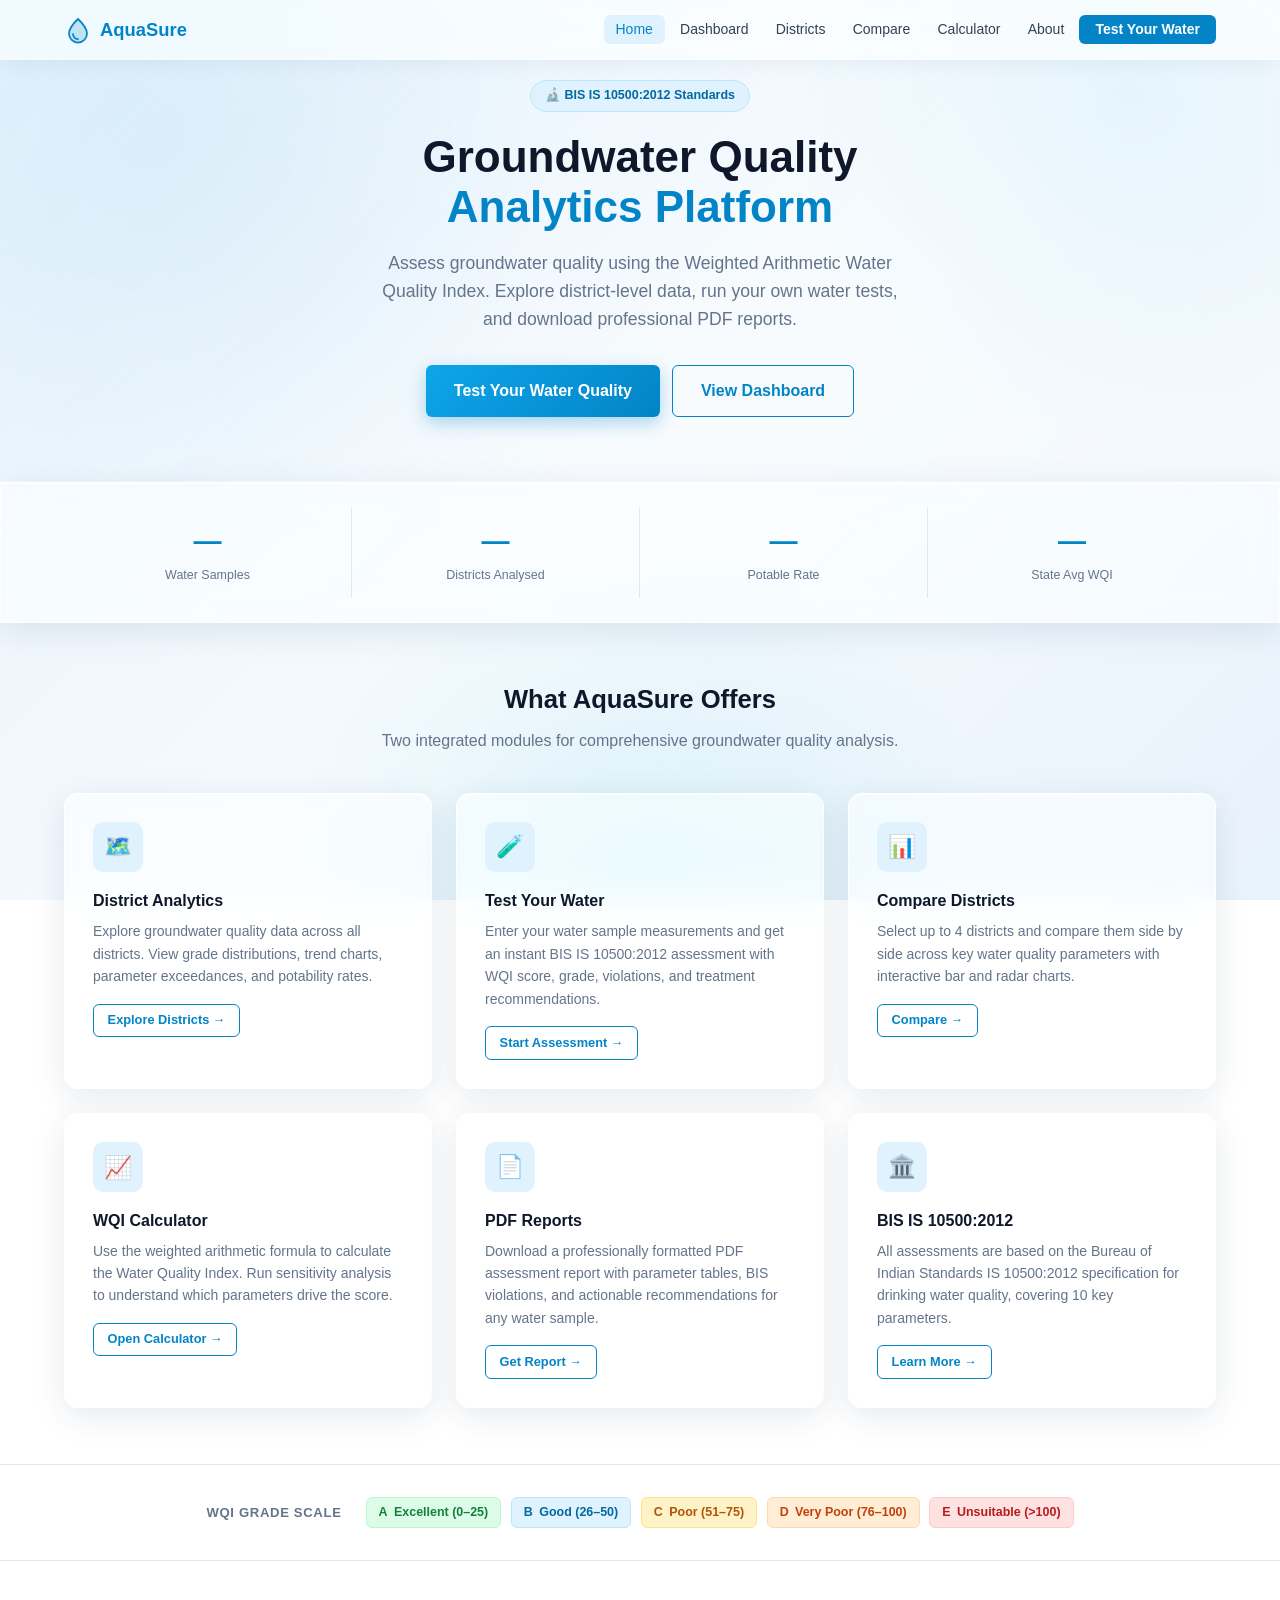
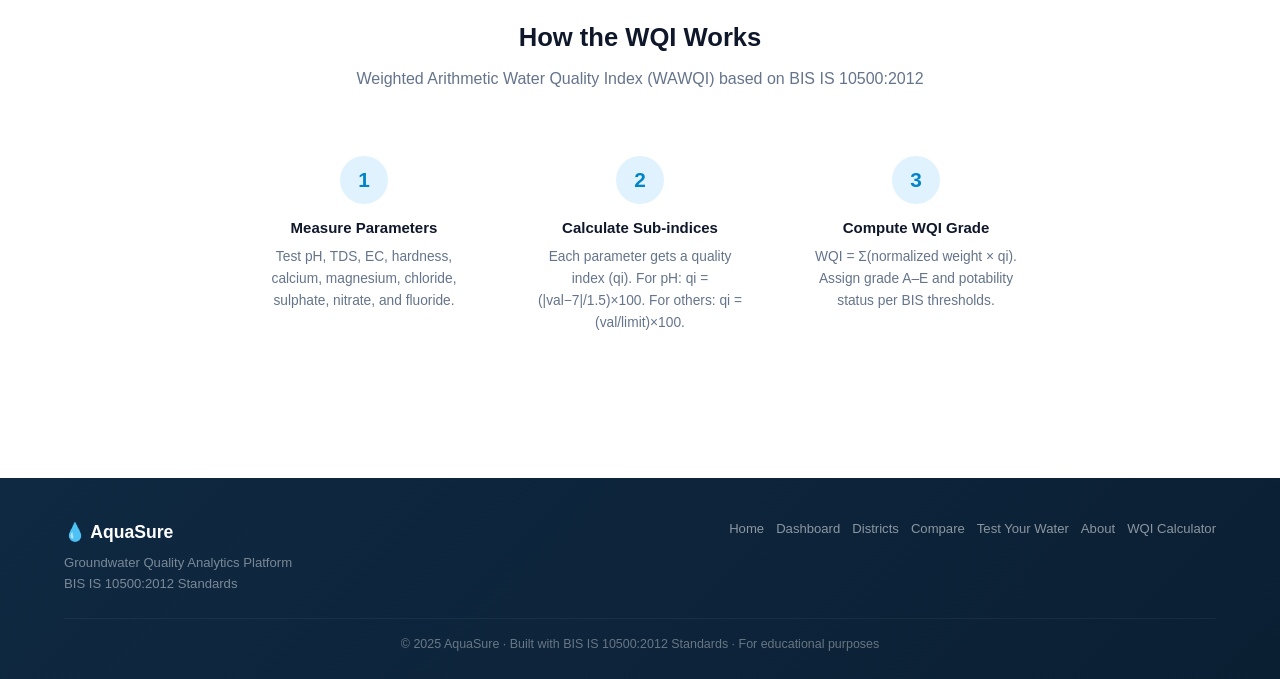
<file: frontend/index.html>
<!DOCTYPE html>
<html lang="en">
<head>
  <meta charset="UTF-8" />
  <meta name="viewport" content="width=device-width, initial-scale=1.0" />
  <title>AquaSure — Groundwater Quality Analytics</title>
  <link rel="icon" href="data:image/svg+xml,<svg xmlns='http://www.w3.org/2000/svg' viewBox='0 0 100 100'><text y='.9em' font-size='90'>%F0%9F%92%A7</text></svg>">
  <link rel="stylesheet" href="css/style.css" />
  <link rel="stylesheet" href="css/glass.css" />
</head>
<body>

<!-- Navbar -->
<nav class="navbar">
  <div class="container nav-inner">
    <a href="index.html" class="logo">
      <svg viewBox="0 0 28 28" fill="none" xmlns="http://www.w3.org/2000/svg">
        <path d="M14 3C14 3 5 11.5 5 17.5a9 9 0 0018 0C23 11.5 14 3 14 3z" fill="#0284c7" opacity=".2"/>
        <path d="M14 3C14 3 5 11.5 5 17.5a9 9 0 0018 0C23 11.5 14 3 14 3z" stroke="#0284c7" stroke-width="1.75" fill="none"/>
        <path d="M9 18c0 2.76 2.24 5 5 5" stroke="#0284c7" stroke-width="1.75" stroke-linecap="round"/>
      </svg>
      AquaSure
    </a>
    <ul class="nav-links" id="navLinks">
      <li><a href="index.html" class="active">Home</a></li>
      <li><a href="dashboard.html">Dashboard</a></li>
      <li><a href="districts.html">Districts</a></li>
      <li><a href="compare.html">Compare</a></li>
      <li><a href="calculator.html">Calculator</a></li>
      <li><a href="about.html">About</a></li>
      <li><a href="test-water.html" class="nav-cta">Test Your Water</a></li>
    </ul>
    <button class="nav-toggle" id="navToggle" aria-label="Toggle navigation">&#9776;</button>
  </div>
</nav>

<!-- Hero -->
<section class="hero">
  <div class="container">
    <div class="hero-badge">🔬 BIS IS 10500:2012 Standards</div>
    <h1>Groundwater Quality<br/><span>Analytics Platform</span></h1>
    <p>Assess groundwater quality using the Weighted Arithmetic Water Quality Index. Explore district-level data, run your own water tests, and download professional PDF reports.</p>
    <div class="hero-actions">
      <a href="test-water.html" class="btn btn-primary btn-lg">Test Your Water Quality</a>
      <a href="dashboard.html" class="btn btn-outline btn-lg">View Dashboard</a>
    </div>
  </div>
</section>

<!-- Stat strip -->
<div class="stat-strip" id="statStrip">
  <div class="container">
    <div class="stat-strip-grid">
      <div class="stat-strip-item">
        <div class="stat-strip-num" id="statSamples">—</div>
        <div class="stat-strip-lbl">Water Samples</div>
      </div>
      <div class="stat-strip-item">
        <div class="stat-strip-num" id="statDistricts">—</div>
        <div class="stat-strip-lbl">Districts Analysed</div>
      </div>
      <div class="stat-strip-item">
        <div class="stat-strip-num" id="statPotable">—</div>
        <div class="stat-strip-lbl">Potable Rate</div>
      </div>
      <div class="stat-strip-item">
        <div class="stat-strip-num" id="statAvgWQI">—</div>
        <div class="stat-strip-lbl">State Avg WQI</div>
      </div>
    </div>
  </div>
</div>

<!-- Features -->
<section class="section">
  <div class="container">
    <div style="text-align:center;margin-bottom:2.5rem">
      <h2 class="section-title">What AquaSure Offers</h2>
      <p class="section-sub">Two integrated modules for comprehensive groundwater quality analysis.</p>
    </div>
    <div class="feature-grid">
      <div class="feature-card">
        <div class="feature-icon">🗺️</div>
        <h3>District Analytics</h3>
        <p>Explore groundwater quality data across all districts. View grade distributions, trend charts, parameter exceedances, and potability rates.</p>
        <a href="districts.html" class="btn btn-outline btn-sm" style="margin-top:1rem">Explore Districts →</a>
      </div>
      <div class="feature-card">
        <div class="feature-icon">🧪</div>
        <h3>Test Your Water</h3>
        <p>Enter your water sample measurements and get an instant BIS IS 10500:2012 assessment with WQI score, grade, violations, and treatment recommendations.</p>
        <a href="test-water.html" class="btn btn-outline btn-sm" style="margin-top:1rem">Start Assessment →</a>
      </div>
      <div class="feature-card">
        <div class="feature-icon">📊</div>
        <h3>Compare Districts</h3>
        <p>Select up to 4 districts and compare them side by side across key water quality parameters with interactive bar and radar charts.</p>
        <a href="compare.html" class="btn btn-outline btn-sm" style="margin-top:1rem">Compare →</a>
      </div>
      <div class="feature-card">
        <div class="feature-icon">📈</div>
        <h3>WQI Calculator</h3>
        <p>Use the weighted arithmetic formula to calculate the Water Quality Index. Run sensitivity analysis to understand which parameters drive the score.</p>
        <a href="calculator.html" class="btn btn-outline btn-sm" style="margin-top:1rem">Open Calculator →</a>
      </div>
      <div class="feature-card">
        <div class="feature-icon">📄</div>
        <h3>PDF Reports</h3>
        <p>Download a professionally formatted PDF assessment report with parameter tables, BIS violations, and actionable recommendations for any water sample.</p>
        <a href="test-water.html" class="btn btn-outline btn-sm" style="margin-top:1rem">Get Report →</a>
      </div>
      <div class="feature-card">
        <div class="feature-icon">🏛️</div>
        <h3>BIS IS 10500:2012</h3>
        <p>All assessments are based on the Bureau of Indian Standards IS 10500:2012 specification for drinking water quality, covering 10 key parameters.</p>
        <a href="about.html" class="btn btn-outline btn-sm" style="margin-top:1rem">Learn More →</a>
      </div>
    </div>
  </div>
</section>

<!-- Grade Legend -->
<section class="section-sm" style="background:var(--surface);border-top:1px solid var(--border);border-bottom:1px solid var(--border)">
  <div class="container">
    <div style="display:flex;align-items:center;flex-wrap:wrap;gap:1.5rem;justify-content:center">
      <span style="font-size:.82rem;font-weight:600;color:var(--text-muted);text-transform:uppercase;letter-spacing:.05em">WQI Grade Scale</span>
      <div class="grade-legend">
        <div class="grade-pill" style="background:#dcfce7;color:#15803d;border-color:#bbf7d0"><span style="font-weight:800">A</span> Excellent (0–25)</div>
        <div class="grade-pill" style="background:#e0f2fe;color:#0369a1;border-color:#bae6fd"><span style="font-weight:800">B</span> Good (26–50)</div>
        <div class="grade-pill" style="background:#fef3c7;color:#b45309;border-color:#fde68a"><span style="font-weight:800">C</span> Poor (51–75)</div>
        <div class="grade-pill" style="background:#ffedd5;color:#c2410c;border-color:#fed7aa"><span style="font-weight:800">D</span> Very Poor (76–100)</div>
        <div class="grade-pill" style="background:#fee2e2;color:#b91c1c;border-color:#fecaca"><span style="font-weight:800">E</span> Unsuitable (&gt;100)</div>
      </div>
    </div>
  </div>
</section>

<!-- How it works -->
<section class="section">
  <div class="container container-sm">
    <div style="text-align:center;margin-bottom:2.5rem">
      <h2 class="section-title">How the WQI Works</h2>
      <p class="section-sub">Weighted Arithmetic Water Quality Index (WAWQI) based on BIS IS 10500:2012</p>
    </div>
    <div class="grid-3" style="gap:1rem">
      <div style="text-align:center;padding:1.5rem">
        <div style="width:48px;height:48px;background:var(--primary-light);color:var(--primary);border-radius:50%;display:flex;align-items:center;justify-content:center;font-size:1.3rem;font-weight:800;margin:0 auto .75rem">1</div>
        <h4 style="font-weight:600;margin-bottom:.35rem">Measure Parameters</h4>
        <p style="font-size:.86rem;color:var(--text-muted)">Test pH, TDS, EC, hardness, calcium, magnesium, chloride, sulphate, nitrate, and fluoride.</p>
      </div>
      <div style="text-align:center;padding:1.5rem">
        <div style="width:48px;height:48px;background:var(--primary-light);color:var(--primary);border-radius:50%;display:flex;align-items:center;justify-content:center;font-size:1.3rem;font-weight:800;margin:0 auto .75rem">2</div>
        <h4 style="font-weight:600;margin-bottom:.35rem">Calculate Sub-indices</h4>
        <p style="font-size:.86rem;color:var(--text-muted)">Each parameter gets a quality index (qi). For pH: qi = (|val−7|/1.5)×100. For others: qi = (val/limit)×100.</p>
      </div>
      <div style="text-align:center;padding:1.5rem">
        <div style="width:48px;height:48px;background:var(--primary-light);color:var(--primary);border-radius:50%;display:flex;align-items:center;justify-content:center;font-size:1.3rem;font-weight:800;margin:0 auto .75rem">3</div>
        <h4 style="font-weight:600;margin-bottom:.35rem">Compute WQI Grade</h4>
        <p style="font-size:.86rem;color:var(--text-muted)">WQI = Σ(normalized weight × qi). Assign grade A–E and potability status per BIS thresholds.</p>
      </div>
    </div>
  </div>
</section>

<!-- Footer -->
<footer>
  <div class="container">
    <div class="footer-inner">
      <div>
        <div class="footer-logo">💧 AquaSure</div>
        <div class="footer-tagline">Groundwater Quality Analytics Platform<br/>BIS IS 10500:2012 Standards</div>
      </div>
      <nav class="footer-links">
        <a href="index.html">Home</a>
        <a href="dashboard.html">Dashboard</a>
        <a href="districts.html">Districts</a>
        <a href="compare.html">Compare</a>
        <a href="test-water.html">Test Your Water</a>
        <a href="about.html">About</a>
        <a href="calculator.html">WQI Calculator</a>
      </nav>
    </div>
    <div class="footer-bottom">© 2025 AquaSure · Built with BIS IS 10500:2012 Standards · For educational purposes</div>
  </div>
</footer>

<div id="toastContainer"></div>

<script src="js/api.js"></script>
<script src="js/main.js"></script>
<script>
  // Load overview stats into the stat strip
  document.addEventListener('DOMContentLoaded', async () => {
    // Nav toggle
    document.getElementById('navToggle').addEventListener('click', () => {
      document.getElementById('navLinks').classList.toggle('open');
    });

    try {
      const ov = await AquaSureAPI.getOverview();
      const n = v => (v == null ? '—' : v);
      document.getElementById('statSamples').textContent   = formatNumber(ov.total_samples, 0);
      document.getElementById('statDistricts').textContent = n(ov.district_count);
      document.getElementById('statPotable').textContent   = ov.potable_percent != null ? ov.potable_percent.toFixed(1) + '%' : '—';
      document.getElementById('statAvgWQI').textContent    = ov.avg_wqi != null ? ov.avg_wqi.toFixed(1) : '—';
    } catch (e) { /* backend not running */ }
  });
</script>
</body>
</html>
</file>
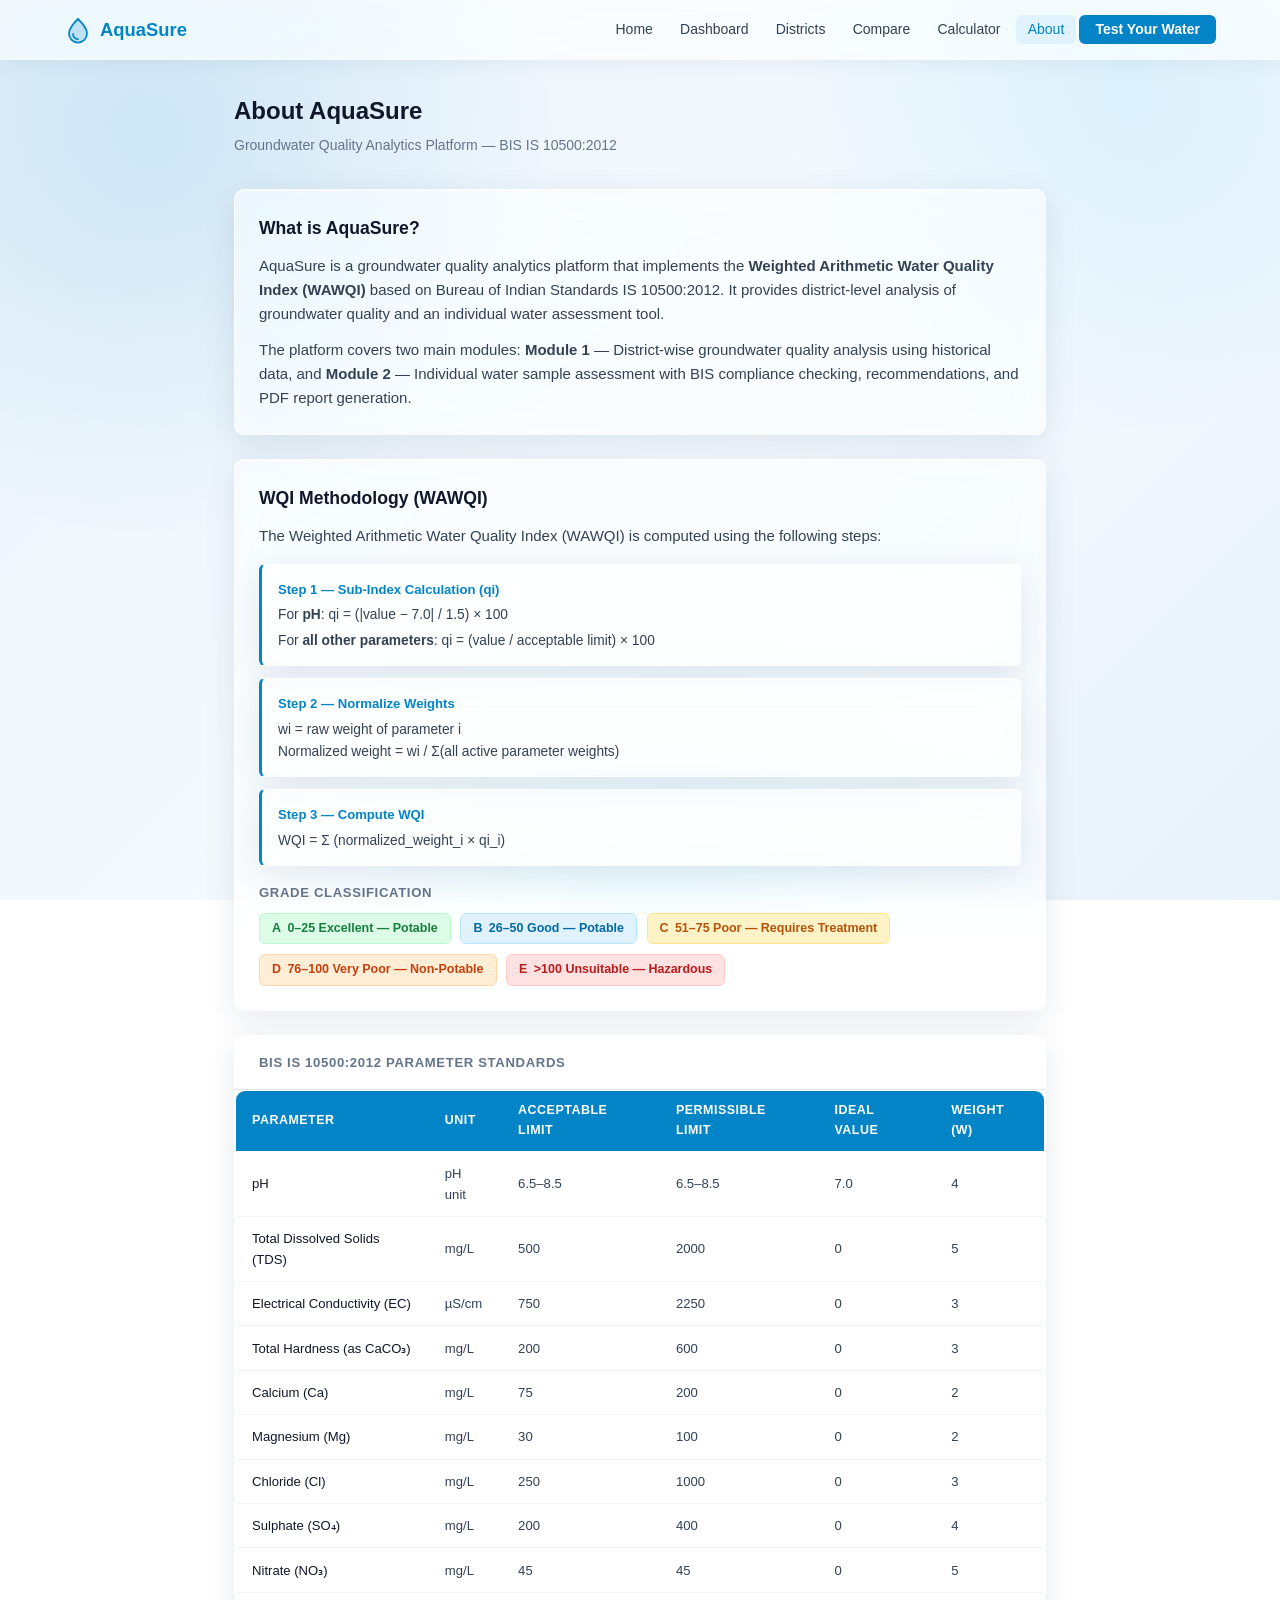
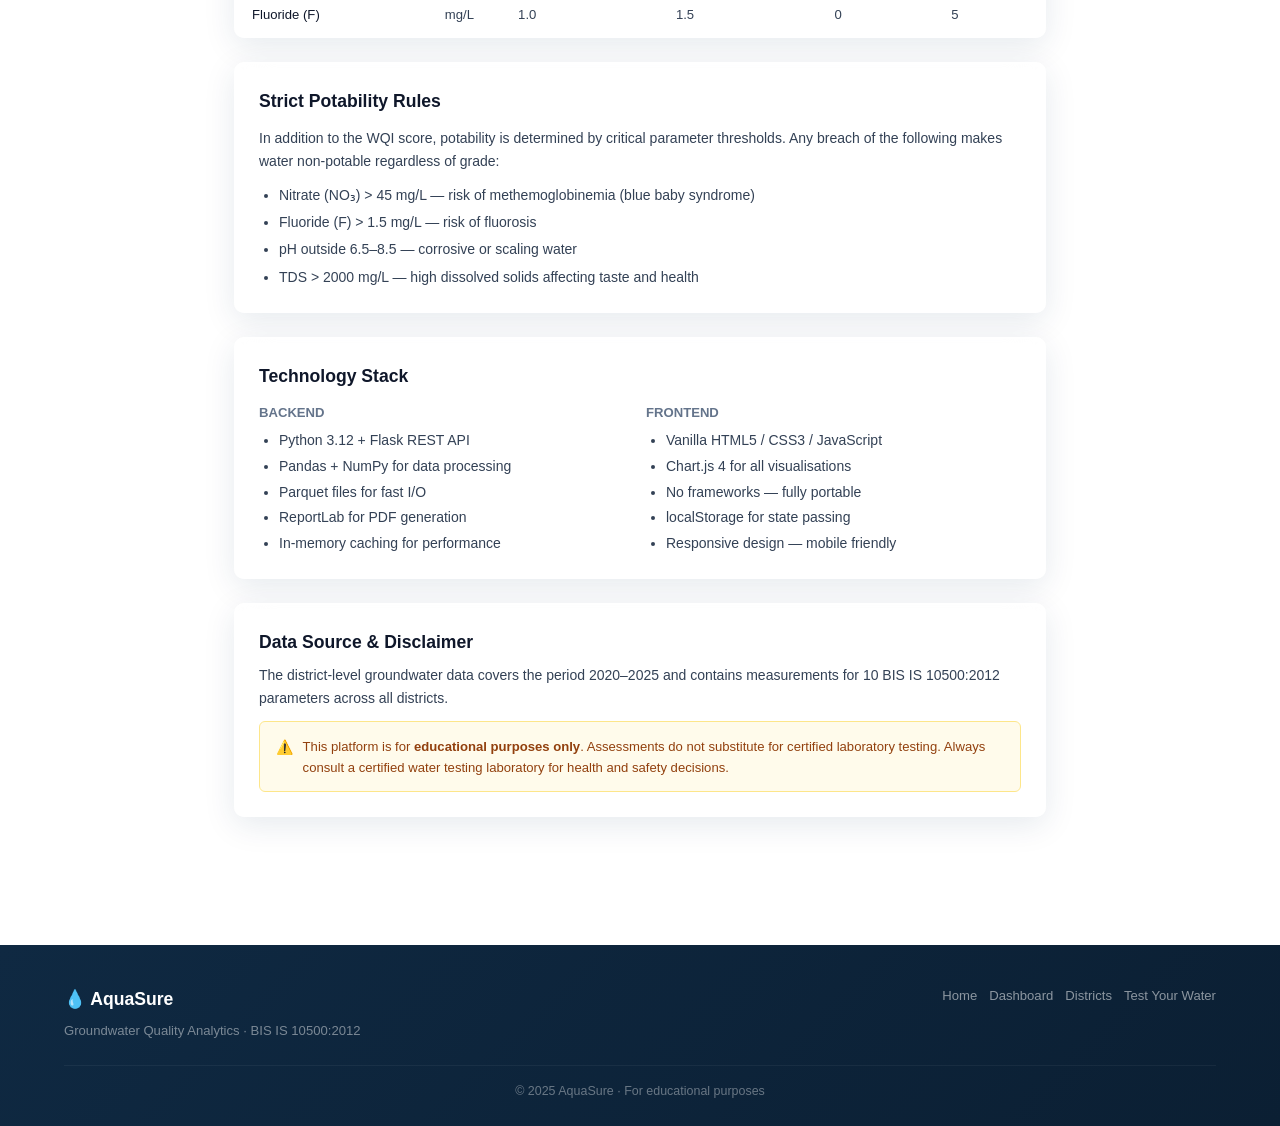
<file: frontend/about.html>
<!DOCTYPE html>
<html lang="en">
<head>
  <meta charset="UTF-8" />
  <meta name="viewport" content="width=device-width, initial-scale=1.0" />
  <title>About — AquaSure</title>
  <link rel="icon" href="data:image/svg+xml,<svg xmlns='http://www.w3.org/2000/svg' viewBox='0 0 100 100'><text y='.9em' font-size='90'>%F0%9F%92%A7</text></svg>">
  <link rel="stylesheet" href="css/style.css" />
  <link rel="stylesheet" href="css/dashboard.css" />
  <link rel="stylesheet" href="css/glass.css" />
</head>
<body>

<nav class="navbar">
  <div class="container nav-inner">
    <a href="index.html" class="logo">
      <svg viewBox="0 0 28 28" fill="none"><path d="M14 3C14 3 5 11.5 5 17.5a9 9 0 0018 0C23 11.5 14 3 14 3z" fill="#0284c7" opacity=".2"/><path d="M14 3C14 3 5 11.5 5 17.5a9 9 0 0018 0C23 11.5 14 3 14 3z" stroke="#0284c7" stroke-width="1.75" fill="none"/><path d="M9 18c0 2.76 2.24 5 5 5" stroke="#0284c7" stroke-width="1.75" stroke-linecap="round"/></svg>
      AquaSure
    </a>
    <ul class="nav-links" id="navLinks">
      <li><a href="index.html">Home</a></li>
      <li><a href="dashboard.html">Dashboard</a></li>
      <li><a href="districts.html">Districts</a></li>
      <li><a href="compare.html">Compare</a></li>
      <li><a href="calculator.html">Calculator</a></li>
      <li><a href="about.html" class="active">About</a></li>
      <li><a href="test-water.html" class="nav-cta">Test Your Water</a></li>
    </ul>
    <button class="nav-toggle" id="navToggle">&#9776;</button>
  </div>
</nav>

<main class="page-wrap">
  <div class="container container-sm">

    <div class="page-header">
      <h1>About AquaSure</h1>
      <p>Groundwater Quality Analytics Platform — BIS IS 10500:2012</p>
    </div>

    <!-- About the platform -->
    <div class="card card-padded mb-3">
      <h2 style="font-size:1.1rem;font-weight:700;margin-bottom:.75rem;color:var(--text)">What is AquaSure?</h2>
      <p style="color:var(--text-secondary);margin-bottom:.75rem">AquaSure is a groundwater quality analytics platform that implements the <strong>Weighted Arithmetic Water Quality Index (WAWQI)</strong> based on Bureau of Indian Standards IS 10500:2012. It provides district-level analysis of groundwater quality and an individual water assessment tool.</p>
      <p style="color:var(--text-secondary)">The platform covers two main modules: <strong>Module 1</strong> — District-wise groundwater quality analysis using historical data, and <strong>Module 2</strong> — Individual water sample assessment with BIS compliance checking, recommendations, and PDF report generation.</p>
    </div>

    <!-- WQI Methodology -->
    <div class="card card-padded mb-3">
      <h2 style="font-size:1.1rem;font-weight:700;margin-bottom:.75rem;color:var(--text)">WQI Methodology (WAWQI)</h2>
      <p style="color:var(--text-secondary);margin-bottom:1rem">The Weighted Arithmetic Water Quality Index (WAWQI) is computed using the following steps:</p>

      <div style="display:grid;gap:.75rem">
        <div class="card" style="border-left:3px solid var(--primary);padding:.85rem 1rem;border-radius:var(--radius-sm)">
          <div style="font-size:.82rem;font-weight:700;color:var(--primary);margin-bottom:.3rem">Step 1 — Sub-Index Calculation (qi)</div>
          <p style="font-size:.86rem;color:var(--text-secondary)">For <strong>pH</strong>: qi = (|value − 7.0| / 1.5) × 100</p>
          <p style="font-size:.86rem;color:var(--text-secondary);margin-top:.2rem">For <strong>all other parameters</strong>: qi = (value / acceptable limit) × 100</p>
        </div>
        <div class="card" style="border-left:3px solid var(--primary);padding:.85rem 1rem;border-radius:var(--radius-sm)">
          <div style="font-size:.82rem;font-weight:700;color:var(--primary);margin-bottom:.3rem">Step 2 — Normalize Weights</div>
          <p style="font-size:.86rem;color:var(--text-secondary)">wi = raw weight of parameter i<br/>Normalized weight = wi / Σ(all active parameter weights)</p>
        </div>
        <div class="card" style="border-left:3px solid var(--primary);padding:.85rem 1rem;border-radius:var(--radius-sm)">
          <div style="font-size:.82rem;font-weight:700;color:var(--primary);margin-bottom:.3rem">Step 3 — Compute WQI</div>
          <p style="font-size:.86rem;color:var(--text-secondary)">WQI = Σ (normalized_weight_i × qi_i)</p>
        </div>
      </div>

      <div style="margin-top:1rem">
        <div class="card-title" style="margin-bottom:.6rem">Grade Classification</div>
        <div class="grade-legend">
          <div class="grade-pill" style="background:#dcfce7;color:#15803d;border-color:#bbf7d0"><strong>A</strong> 0–25 Excellent — Potable</div>
          <div class="grade-pill" style="background:#e0f2fe;color:#0369a1;border-color:#bae6fd"><strong>B</strong> 26–50 Good — Potable</div>
          <div class="grade-pill" style="background:#fef3c7;color:#b45309;border-color:#fde68a"><strong>C</strong> 51–75 Poor — Requires Treatment</div>
          <div class="grade-pill" style="background:#ffedd5;color:#c2410c;border-color:#fed7aa"><strong>D</strong> 76–100 Very Poor — Non-Potable</div>
          <div class="grade-pill" style="background:#fee2e2;color:#b91c1c;border-color:#fecaca"><strong>E</strong> &gt;100 Unsuitable — Hazardous</div>
        </div>
      </div>
    </div>

    <!-- BIS Standards Table -->
    <div class="card mb-3">
      <div class="card-header"><span class="card-title">BIS IS 10500:2012 Parameter Standards</span></div>
      <div class="table-wrap">
        <table class="standards-table">
          <thead>
            <tr>
              <th>Parameter</th>
              <th>Unit</th>
              <th>Acceptable Limit</th>
              <th>Permissible Limit</th>
              <th>Ideal Value</th>
              <th>Weight (w)</th>
            </tr>
          </thead>
          <tbody>
            <tr><td>pH</td><td>pH unit</td><td>6.5–8.5</td><td>6.5–8.5</td><td>7.0</td><td>4</td></tr>
            <tr><td>Total Dissolved Solids (TDS)</td><td>mg/L</td><td>500</td><td>2000</td><td>0</td><td>5</td></tr>
            <tr><td>Electrical Conductivity (EC)</td><td>µS/cm</td><td>750</td><td>2250</td><td>0</td><td>3</td></tr>
            <tr><td>Total Hardness (as CaCO₃)</td><td>mg/L</td><td>200</td><td>600</td><td>0</td><td>3</td></tr>
            <tr><td>Calcium (Ca)</td><td>mg/L</td><td>75</td><td>200</td><td>0</td><td>2</td></tr>
            <tr><td>Magnesium (Mg)</td><td>mg/L</td><td>30</td><td>100</td><td>0</td><td>2</td></tr>
            <tr><td>Chloride (Cl)</td><td>mg/L</td><td>250</td><td>1000</td><td>0</td><td>3</td></tr>
            <tr><td>Sulphate (SO₄)</td><td>mg/L</td><td>200</td><td>400</td><td>0</td><td>4</td></tr>
            <tr><td>Nitrate (NO₃)</td><td>mg/L</td><td>45</td><td>45</td><td>0</td><td>5</td></tr>
            <tr><td>Fluoride (F)</td><td>mg/L</td><td>1.0</td><td>1.5</td><td>0</td><td>5</td></tr>
          </tbody>
        </table>
      </div>
    </div>

    <!-- Potability rules -->
    <div class="card card-padded mb-3">
      <h2 style="font-size:1.1rem;font-weight:700;margin-bottom:.75rem;color:var(--text)">Strict Potability Rules</h2>
      <p style="font-size:.875rem;color:var(--text-secondary);margin-bottom:.75rem">In addition to the WQI score, potability is determined by critical parameter thresholds. Any breach of the following makes water non-potable regardless of grade:</p>
      <ul style="list-style:disc;padding-left:1.25rem;font-size:.875rem;color:var(--text-secondary);display:grid;gap:.3rem">
        <li>Nitrate (NO₃) &gt; 45 mg/L — risk of methemoglobinemia (blue baby syndrome)</li>
        <li>Fluoride (F) &gt; 1.5 mg/L — risk of fluorosis</li>
        <li>pH outside 6.5–8.5 — corrosive or scaling water</li>
        <li>TDS &gt; 2000 mg/L — high dissolved solids affecting taste and health</li>
      </ul>
    </div>

    <!-- Tech stack -->
    <div class="card card-padded mb-3">
      <h2 style="font-size:1.1rem;font-weight:700;margin-bottom:.75rem;color:var(--text)">Technology Stack</h2>
      <div class="grid-2" style="gap:.75rem">
        <div>
          <div style="font-size:.82rem;font-weight:600;color:var(--text-muted);text-transform:uppercase;margin-bottom:.4rem">Backend</div>
          <ul style="font-size:.875rem;color:var(--text-secondary);list-style:disc;padding-left:1.25rem;display:grid;gap:.2rem">
            <li>Python 3.12 + Flask REST API</li>
            <li>Pandas + NumPy for data processing</li>
            <li>Parquet files for fast I/O</li>
            <li>ReportLab for PDF generation</li>
            <li>In-memory caching for performance</li>
          </ul>
        </div>
        <div>
          <div style="font-size:.82rem;font-weight:600;color:var(--text-muted);text-transform:uppercase;margin-bottom:.4rem">Frontend</div>
          <ul style="font-size:.875rem;color:var(--text-secondary);list-style:disc;padding-left:1.25rem;display:grid;gap:.2rem">
            <li>Vanilla HTML5 / CSS3 / JavaScript</li>
            <li>Chart.js 4 for all visualisations</li>
            <li>No frameworks — fully portable</li>
            <li>localStorage for state passing</li>
            <li>Responsive design — mobile friendly</li>
          </ul>
        </div>
      </div>
    </div>

    <!-- Data source -->
    <div class="card card-padded">
      <h2 style="font-size:1.1rem;font-weight:700;margin-bottom:.5rem;color:var(--text)">Data Source &amp; Disclaimer</h2>
      <p style="font-size:.875rem;color:var(--text-secondary);margin-bottom:.5rem">The district-level groundwater data covers the period 2020–2025 and contains measurements for 10 BIS IS 10500:2012 parameters across all districts.</p>
      <div class="alert alert-warning" style="margin-top:.75rem">
        <span>⚠️</span>
        <span style="font-size:.82rem">This platform is for <strong>educational purposes only</strong>. Assessments do not substitute for certified laboratory testing. Always consult a certified water testing laboratory for health and safety decisions.</span>
      </div>
    </div>

  </div>
</main>

<footer>
  <div class="container">
    <div class="footer-inner">
      <div>
        <div class="footer-logo">💧 AquaSure</div>
        <div class="footer-tagline">Groundwater Quality Analytics · BIS IS 10500:2012</div>
      </div>
      <nav class="footer-links">
        <a href="index.html">Home</a><a href="dashboard.html">Dashboard</a>
        <a href="districts.html">Districts</a><a href="test-water.html">Test Your Water</a>
      </nav>
    </div>
    <div class="footer-bottom">© 2025 AquaSure · For educational purposes</div>
  </div>
</footer>

<div id="toastContainer"></div>
<script src="js/api.js"></script>
<script src="js/main.js"></script>
<script>
  document.addEventListener('DOMContentLoaded', () => {
    document.getElementById('navToggle').addEventListener('click', () => {
      document.getElementById('navLinks').classList.toggle('open');
    });
  });
</script>
</body>
</html>
</file>
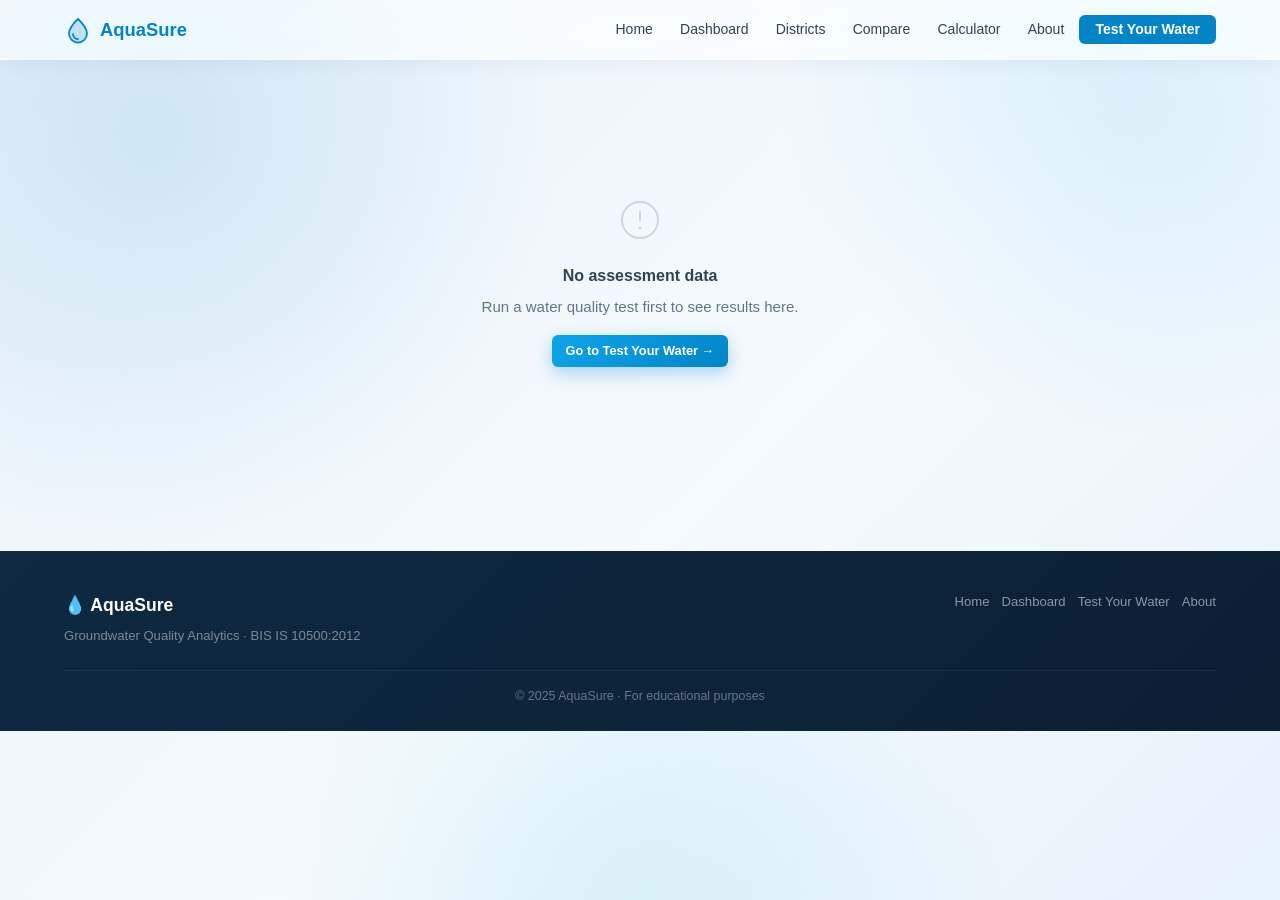
<file: frontend/results.html>
<!DOCTYPE html>
<html lang="en">
<head>
  <meta charset="UTF-8" />
  <meta name="viewport" content="width=device-width, initial-scale=1.0" />
  <title>Assessment Results — AquaSure</title>
  <link rel="icon" href="data:image/svg+xml,<svg xmlns='http://www.w3.org/2000/svg' viewBox='0 0 100 100'><text y='.9em' font-size='90'>%F0%9F%92%A7</text></svg>">
  <link rel="stylesheet" href="css/style.css" />
  <link rel="stylesheet" href="css/dashboard.css" />
  <link rel="stylesheet" href="css/glass.css" />
</head>
<body>

<nav class="navbar">
  <div class="container nav-inner">
    <a href="index.html" class="logo">
      <svg viewBox="0 0 28 28" fill="none"><path d="M14 3C14 3 5 11.5 5 17.5a9 9 0 0018 0C23 11.5 14 3 14 3z" fill="#0284c7" opacity=".2"/><path d="M14 3C14 3 5 11.5 5 17.5a9 9 0 0018 0C23 11.5 14 3 14 3z" stroke="#0284c7" stroke-width="1.75" fill="none"/><path d="M9 18c0 2.76 2.24 5 5 5" stroke="#0284c7" stroke-width="1.75" stroke-linecap="round"/></svg>
      AquaSure
    </a>
    <ul class="nav-links" id="navLinks">
      <li><a href="index.html">Home</a></li>
      <li><a href="dashboard.html">Dashboard</a></li>
      <li><a href="districts.html">Districts</a></li>
      <li><a href="compare.html">Compare</a></li>
      <li><a href="calculator.html">Calculator</a></li>
      <li><a href="about.html">About</a></li>
      <li><a href="test-water.html" class="nav-cta">Test Your Water</a></li>
    </ul>
    <button class="nav-toggle" id="navToggle">&#9776;</button>
  </div>
</nav>

<main class="page-wrap">
  <div class="container container-sm" id="resultsContainer" style="display:none">

    <!-- Action bar -->
    <div style="display:flex;align-items:center;justify-content:space-between;flex-wrap:wrap;gap:.75rem;margin-bottom:1.5rem">
      <div class="page-header" style="margin:0">
        <h1 id="resultsTitle">Assessment Results</h1>
        <p id="resultsSubtitle" style="margin-top:.25rem"></p>
      </div>
      <div style="display:flex;gap:.75rem;flex-wrap:wrap">
        <button id="downloadPdfBtn" class="btn btn-primary">📄 Download PDF</button>
        <a href="test-water.html" class="btn btn-outline">🔄 New Test</a>
      </div>
    </div>

    <!-- Result hero -->
    <div class="result-hero">
      <div class="result-grade-badge" id="gradeBadge">
        <span id="gradeLetter">?</span>
        <span class="grade-label" id="gradeLabel">—</span>
      </div>
      <div style="flex:1;min-width:200px">
        <div style="font-size:.78rem;font-weight:600;color:var(--text-muted);text-transform:uppercase;letter-spacing:.05em;margin-bottom:.4rem">WQI Score</div>
        <div style="font-size:2.5rem;font-weight:800;color:var(--text);line-height:1" id="wqiScore">—</div>
        <div style="font-size:.875rem;color:var(--text-muted);margin-top:.3rem" id="wqiCategory">—</div>
      </div>
      <div style="flex:1;min-width:200px">
        <div style="font-size:.78rem;font-weight:600;color:var(--text-muted);text-transform:uppercase;letter-spacing:.05em;margin-bottom:.4rem">Potability</div>
        <div style="font-size:1.1rem;font-weight:700;margin-bottom:.3rem" id="potabilityStatus">—</div>
        <div style="font-size:.86rem;color:var(--text-muted)" id="overallAssessment">—</div>
      </div>
    </div>

    <!-- Parameter Assessment table -->
    <div class="card mb-3">
      <div class="card-header"><span class="card-title">Parameter Assessment — BIS IS 10500:2012</span></div>
      <div class="table-wrap">
        <table>
          <thead>
            <tr>
              <th>Parameter</th>
              <th>Measured</th>
              <th>Acceptable Limit</th>
              <th>Permissible Limit</th>
              <th>Sub-Index (qi)</th>
              <th>Status</th>
            </tr>
          </thead>
          <tbody id="paramTableBody"></tbody>
        </table>
      </div>
    </div>

    <!-- Violations -->
    <div id="violationsSection" class="card card-padded mb-3" style="display:none">
      <div class="card-title" style="margin-bottom:.75rem;color:var(--danger)">⚠️ BIS Violations</div>
      <div id="violationsList"></div>
    </div>

    <!-- Recommendations -->
    <div class="card card-padded mb-3">
      <div class="card-title" style="margin-bottom:.75rem">💡 Recommendations</div>
      <div id="recommendationsList"></div>
    </div>

    <!-- Parameters not tested -->
    <div id="notTestedSection" class="alert alert-info mb-3" style="display:none">
      <span>ℹ️</span>
      <span><strong>Parameters not tested:</strong> <span id="notTestedList"></span>. These may affect actual water quality. Consider comprehensive laboratory testing.</span>
    </div>

    <!-- Disclaimer -->
    <div class="card card-padded mb-3" style="background:var(--bg)">
      <div class="card-title" style="margin-bottom:.5rem">Disclaimer</div>
      <p id="disclaimerText" style="font-size:.8rem;color:var(--text-muted);line-height:1.6"></p>
    </div>

  </div>

  <!-- No data state -->
  <div class="container container-sm" id="noDataState">
    <div class="empty-state" style="margin-top:3rem">
      <svg viewBox="0 0 48 48" fill="none" xmlns="http://www.w3.org/2000/svg">
        <circle cx="24" cy="24" r="18" stroke="#94a3b8" stroke-width="2"/>
        <path d="M24 16v8" stroke="#94a3b8" stroke-width="2" stroke-linecap="round"/>
        <circle cx="24" cy="32" r="1.5" fill="#94a3b8"/>
      </svg>
      <h3>No assessment data</h3>
      <p>Run a water quality test first to see results here.</p>
      <a href="test-water.html" class="btn btn-primary btn-sm" style="margin-top:1rem">Go to Test Your Water →</a>
    </div>
  </div>
</main>

<footer>
  <div class="container">
    <div class="footer-inner">
      <div>
        <div class="footer-logo">💧 AquaSure</div>
        <div class="footer-tagline">Groundwater Quality Analytics · BIS IS 10500:2012</div>
      </div>
      <nav class="footer-links">
        <a href="index.html">Home</a><a href="dashboard.html">Dashboard</a>
        <a href="test-water.html">Test Your Water</a><a href="about.html">About</a>
      </nav>
    </div>
    <div class="footer-bottom">© 2025 AquaSure · For educational purposes</div>
  </div>
</footer>

<div id="toastContainer"></div>
<script src="js/api.js"></script>
<script src="js/main.js"></script>
<script src="js/results.js"></script>
</body>
</html>
</file>
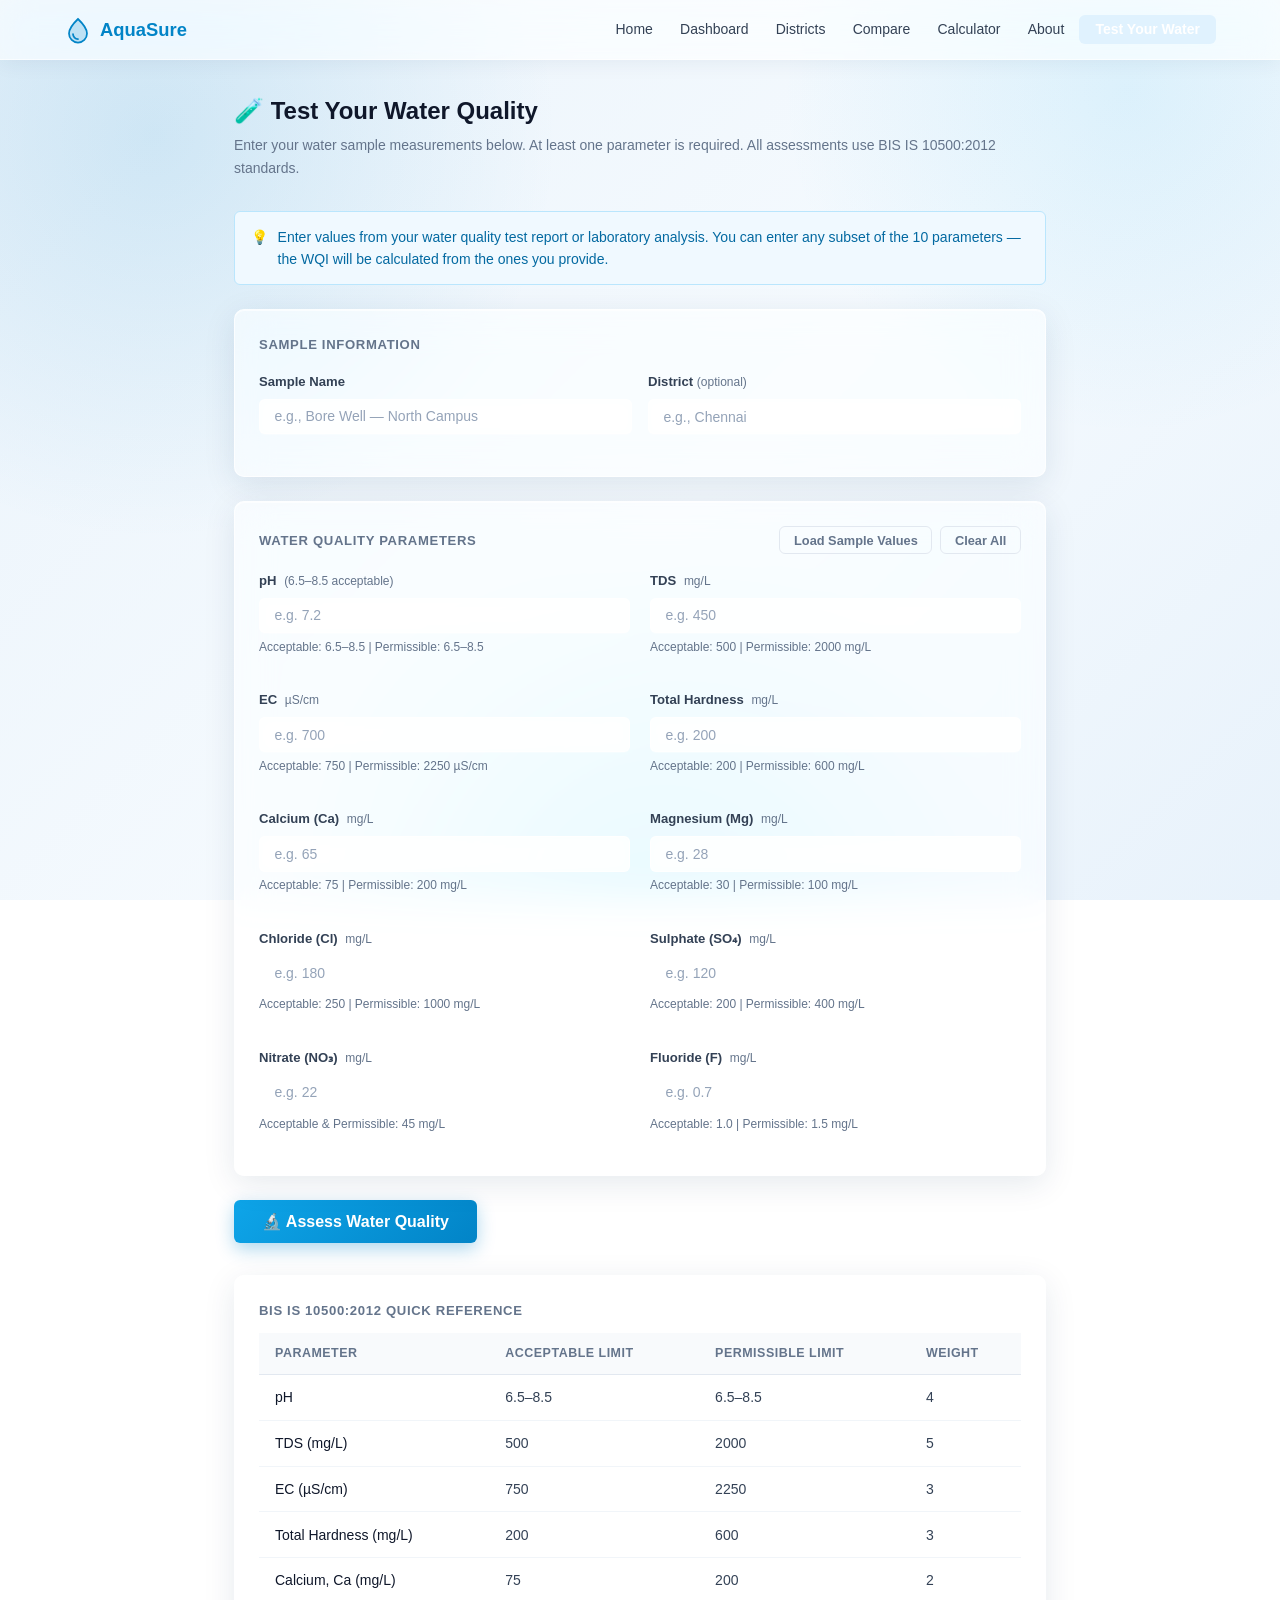
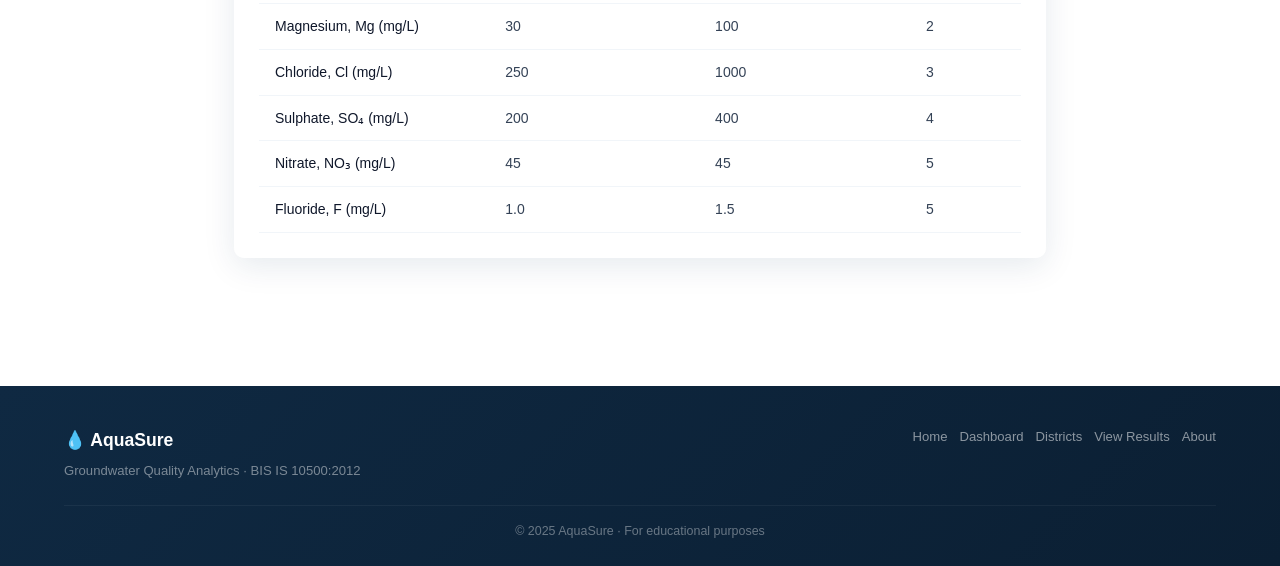
<file: frontend/test-water.html>
<!DOCTYPE html>
<html lang="en">
<head>
  <meta charset="UTF-8" />
  <meta name="viewport" content="width=device-width, initial-scale=1.0" />
  <title>Test Your Water — AquaSure</title>
  <link rel="icon" href="data:image/svg+xml,<svg xmlns='http://www.w3.org/2000/svg' viewBox='0 0 100 100'><text y='.9em' font-size='90'>%F0%9F%92%A7</text></svg>">
  <link rel="stylesheet" href="css/style.css" />
  <link rel="stylesheet" href="css/dashboard.css" />
  <link rel="stylesheet" href="css/glass.css" />
</head>
<body>

<nav class="navbar">
  <div class="container nav-inner">
    <a href="index.html" class="logo">
      <svg viewBox="0 0 28 28" fill="none"><path d="M14 3C14 3 5 11.5 5 17.5a9 9 0 0018 0C23 11.5 14 3 14 3z" fill="#0284c7" opacity=".2"/><path d="M14 3C14 3 5 11.5 5 17.5a9 9 0 0018 0C23 11.5 14 3 14 3z" stroke="#0284c7" stroke-width="1.75" fill="none"/><path d="M9 18c0 2.76 2.24 5 5 5" stroke="#0284c7" stroke-width="1.75" stroke-linecap="round"/></svg>
      AquaSure
    </a>
    <ul class="nav-links" id="navLinks">
      <li><a href="index.html">Home</a></li>
      <li><a href="dashboard.html">Dashboard</a></li>
      <li><a href="districts.html">Districts</a></li>
      <li><a href="compare.html">Compare</a></li>
      <li><a href="calculator.html">Calculator</a></li>
      <li><a href="about.html">About</a></li>
      <li><a href="test-water.html" class="nav-cta active">Test Your Water</a></li>
    </ul>
    <button class="nav-toggle" id="navToggle">&#9776;</button>
  </div>
</nav>

<main class="page-wrap">
  <div class="container container-sm">

    <div class="page-header">
      <h1>🧪 Test Your Water Quality</h1>
      <p>Enter your water sample measurements below. At least one parameter is required. All assessments use BIS IS 10500:2012 standards.</p>
    </div>

    <div class="alert alert-info mb-3">
      <span>💡</span>
      <span>Enter values from your water quality test report or laboratory analysis. You can enter any subset of the 10 parameters — the WQI will be calculated from the ones you provide.</span>
    </div>

    <form id="waterTestForm" novalidate>
      <!-- Sample details -->
      <div class="card card-padded mb-3">
        <div class="card-title" style="margin-bottom:1rem">Sample Information</div>
        <div class="form-row">
          <div class="form-group">
            <label class="form-label" for="sampleName">Sample Name</label>
            <input type="text" id="sampleName" class="form-input" placeholder="e.g., Bore Well — North Campus" />
          </div>
          <div class="form-group">
            <label class="form-label" for="districtName">District <span>(optional)</span></label>
            <input type="text" id="districtName" class="form-input" placeholder="e.g., Chennai" />
          </div>
        </div>
      </div>

      <!-- Parameter inputs -->
      <div class="card card-padded mb-3">
        <div style="display:flex;align-items:center;justify-content:space-between;margin-bottom:1rem;flex-wrap:wrap;gap:.5rem">
          <div class="card-title">Water Quality Parameters</div>
          <div style="display:flex;gap:.5rem">
            <button type="button" id="loadSampleBtn" class="btn btn-ghost btn-sm">Load Sample Values</button>
            <button type="button" id="clearFormBtn" class="btn btn-ghost btn-sm">Clear All</button>
          </div>
        </div>

        <div class="param-grid">
          <!-- pH -->
          <div class="form-group">
            <label class="form-label" for="inp_pH">
              pH
              <span class="param-unit">(6.5–8.5 acceptable)</span>
            </label>
            <input type="number" id="inp_pH" class="form-input" step="0.01" min="4" max="11.5" placeholder="e.g. 7.2" />
            <div class="form-hint">Acceptable: 6.5–8.5 | Permissible: 6.5–8.5</div>
          </div>

          <!-- TDS -->
          <div class="form-group">
            <label class="form-label" for="inp_TDS">
              TDS
              <span class="param-unit">mg/L</span>
            </label>
            <input type="number" id="inp_TDS" class="form-input" step="1" min="0" max="70000" placeholder="e.g. 450" />
            <div class="form-hint">Acceptable: 500 | Permissible: 2000 mg/L</div>
          </div>

          <!-- EC -->
          <div class="form-group">
            <label class="form-label" for="inp_EC">
              EC
              <span class="param-unit">µS/cm</span>
            </label>
            <input type="number" id="inp_EC" class="form-input" step="1" min="0" max="70000" placeholder="e.g. 700" />
            <div class="form-hint">Acceptable: 750 | Permissible: 2250 µS/cm</div>
          </div>

          <!-- Hardness -->
          <div class="form-group">
            <label class="form-label" for="inp_Hardness">
              Total Hardness
              <span class="param-unit">mg/L</span>
            </label>
            <input type="number" id="inp_Hardness" class="form-input" step="1" min="0" max="20000" placeholder="e.g. 200" />
            <div class="form-hint">Acceptable: 200 | Permissible: 600 mg/L</div>
          </div>

          <!-- Calcium -->
          <div class="form-group">
            <label class="form-label" for="inp_Calcium">
              Calcium (Ca)
              <span class="param-unit">mg/L</span>
            </label>
            <input type="number" id="inp_Calcium" class="form-input" step="0.1" min="0" max="5000" placeholder="e.g. 65" />
            <div class="form-hint">Acceptable: 75 | Permissible: 200 mg/L</div>
          </div>

          <!-- Magnesium -->
          <div class="form-group">
            <label class="form-label" for="inp_Magnesium">
              Magnesium (Mg)
              <span class="param-unit">mg/L</span>
            </label>
            <input type="number" id="inp_Magnesium" class="form-input" step="0.1" min="0" max="4000" placeholder="e.g. 28" />
            <div class="form-hint">Acceptable: 30 | Permissible: 100 mg/L</div>
          </div>

          <!-- Chloride -->
          <div class="form-group">
            <label class="form-label" for="inp_Chloride">
              Chloride (Cl)
              <span class="param-unit">mg/L</span>
            </label>
            <input type="number" id="inp_Chloride" class="form-input" step="1" min="0" max="40000" placeholder="e.g. 180" />
            <div class="form-hint">Acceptable: 250 | Permissible: 1000 mg/L</div>
          </div>

          <!-- Sulphate -->
          <div class="form-group">
            <label class="form-label" for="inp_Sulphate">
              Sulphate (SO₄)
              <span class="param-unit">mg/L</span>
            </label>
            <input type="number" id="inp_Sulphate" class="form-input" step="1" min="0" max="10000" placeholder="e.g. 120" />
            <div class="form-hint">Acceptable: 200 | Permissible: 400 mg/L</div>
          </div>

          <!-- Nitrate -->
          <div class="form-group">
            <label class="form-label" for="inp_Nitrate">
              Nitrate (NO₃)
              <span class="param-unit">mg/L</span>
            </label>
            <input type="number" id="inp_Nitrate" class="form-input" step="0.1" min="0" max="5000" placeholder="e.g. 22" />
            <div class="form-hint">Acceptable &amp; Permissible: 45 mg/L</div>
          </div>

          <!-- Fluoride -->
          <div class="form-group">
            <label class="form-label" for="inp_Fluoride">
              Fluoride (F)
              <span class="param-unit">mg/L</span>
            </label>
            <input type="number" id="inp_Fluoride" class="form-input" step="0.01" min="0" max="15" placeholder="e.g. 0.7" />
            <div class="form-hint">Acceptable: 1.0 | Permissible: 1.5 mg/L</div>
          </div>
        </div>
      </div>

      <!-- Error / submit -->
      <div class="form-error show" id="formError" style="display:none;font-size:.875rem;margin-bottom:.75rem">
        ⚠️ Please enter at least one water quality parameter.
      </div>
      <div style="display:flex;gap:.75rem;align-items:center;flex-wrap:wrap">
        <button type="submit" id="assessBtn" class="btn btn-primary btn-lg">
          🔬 Assess Water Quality
        </button>
        <span id="assessBtnLoading" style="display:none;color:var(--text-muted);font-size:.875rem">
          <span class="spinner spinner-sm" style="display:inline-block;vertical-align:middle;margin-right:.4rem"></span>
          Calculating…
        </span>
      </div>
    </form>

    <!-- BIS Standards reference -->
    <div class="card card-padded mt-4">
      <div class="card-title" style="margin-bottom:.75rem">BIS IS 10500:2012 Quick Reference</div>
      <div class="table-wrap">
        <table>
          <thead>
            <tr>
              <th>Parameter</th><th>Acceptable Limit</th><th>Permissible Limit</th><th>Weight</th>
            </tr>
          </thead>
          <tbody>
            <tr><td>pH</td><td>6.5–8.5</td><td>6.5–8.5</td><td>4</td></tr>
            <tr><td>TDS (mg/L)</td><td>500</td><td>2000</td><td>5</td></tr>
            <tr><td>EC (µS/cm)</td><td>750</td><td>2250</td><td>3</td></tr>
            <tr><td>Total Hardness (mg/L)</td><td>200</td><td>600</td><td>3</td></tr>
            <tr><td>Calcium, Ca (mg/L)</td><td>75</td><td>200</td><td>2</td></tr>
            <tr><td>Magnesium, Mg (mg/L)</td><td>30</td><td>100</td><td>2</td></tr>
            <tr><td>Chloride, Cl (mg/L)</td><td>250</td><td>1000</td><td>3</td></tr>
            <tr><td>Sulphate, SO₄ (mg/L)</td><td>200</td><td>400</td><td>4</td></tr>
            <tr><td>Nitrate, NO₃ (mg/L)</td><td>45</td><td>45</td><td>5</td></tr>
            <tr><td>Fluoride, F (mg/L)</td><td>1.0</td><td>1.5</td><td>5</td></tr>
          </tbody>
        </table>
      </div>
    </div>

  </div>
</main>

<footer>
  <div class="container">
    <div class="footer-inner">
      <div>
        <div class="footer-logo">💧 AquaSure</div>
        <div class="footer-tagline">Groundwater Quality Analytics · BIS IS 10500:2012</div>
      </div>
      <nav class="footer-links">
        <a href="index.html">Home</a><a href="dashboard.html">Dashboard</a>
        <a href="districts.html">Districts</a><a href="results.html">View Results</a>
        <a href="about.html">About</a>
      </nav>
    </div>
    <div class="footer-bottom">© 2025 AquaSure · For educational purposes</div>
  </div>
</footer>

<div id="toastContainer"></div>
<script src="js/api.js"></script>
<script src="js/main.js"></script>
<script src="js/test-water.js"></script>
</body>
</html>
</file>
<file: frontend/css/style.css>
/* AquaSure — Global Light-Theme Design System */

/* ── Variables ────────────────────────────────────────────────────────────── */
:root {
  --primary:        #0284c7;
  --primary-dark:   #0369a1;
  --primary-light:  #e0f2fe;
  --primary-xs:     #f0f9ff;

  --grade-a: #16a34a;
  --grade-b: #0284c7;
  --grade-c: #d97706;
  --grade-d: #ea580c;
  --grade-e: #dc2626;

  --success:  #16a34a;
  --warning:  #d97706;
  --danger:   #dc2626;

  --bg:        #f8fafc;
  --surface:   #ffffff;
  --border:    #e2e8f0;
  --border-xs: #f1f5f9;

  --text:          #0f172a;
  --text-secondary:#334155;
  --text-muted:    #64748b;
  --text-light:    #94a3b8;

  --shadow-xs: 0 1px 2px rgba(0,0,0,.05);
  --shadow-sm: 0 1px 3px rgba(0,0,0,.08), 0 1px 2px rgba(0,0,0,.04);
  --shadow-md: 0 4px 6px rgba(0,0,0,.07), 0 2px 4px rgba(0,0,0,.04);
  --shadow-lg: 0 10px 15px rgba(0,0,0,.07), 0 4px 6px rgba(0,0,0,.04);

  --radius-sm: 6px;
  --radius:    10px;
  --radius-lg: 14px;
  --radius-xl: 20px;

  --nav-h: 60px;
  --transition: 150ms ease;
}

/* ── Reset ────────────────────────────────────────────────────────────────── */
*, *::before, *::after { box-sizing: border-box; margin: 0; padding: 0; }
html { scroll-behavior: smooth; }
body {
  font-family: -apple-system, BlinkMacSystemFont, 'Segoe UI', Roboto, 'Helvetica Neue', Arial, sans-serif;
  font-size: 15px; line-height: 1.6;
  color: var(--text); background: var(--bg);
  -webkit-font-smoothing: antialiased;
}
img { max-width: 100%; display: block; }
a { color: inherit; text-decoration: none; }
ul { list-style: none; }
button { cursor: pointer; font-family: inherit; }
input, select, textarea { font-family: inherit; }

/* ── Layout ───────────────────────────────────────────────────────────────── */
.container    { max-width: 1200px; margin: 0 auto; padding: 0 1.5rem; }
.container-sm { max-width: 860px;  margin: 0 auto; padding: 0 1.5rem; }
.page-wrap    { padding-top: calc(var(--nav-h) + 2rem); padding-bottom: 4rem; }

.grid-2 { display: grid; grid-template-columns: repeat(2, 1fr); gap: 1.5rem; }
.grid-3 { display: grid; grid-template-columns: repeat(3, 1fr); gap: 1.5rem; }
.grid-4 { display: grid; grid-template-columns: repeat(4, 1fr); gap: 1.25rem; }
.flex         { display: flex; }
.flex-center  { display: flex; align-items: center; justify-content: center; }
.flex-between { display: flex; align-items: center; justify-content: space-between; }
.gap-1 { gap: .5rem; } .gap-2 { gap: 1rem; } .gap-3 { gap: 1.5rem; }
.mt-1 { margin-top: .5rem; } .mt-2 { margin-top: 1rem; }
.mt-3 { margin-top: 1.5rem; } .mt-4 { margin-top: 2rem; }
.mb-1 { margin-bottom: .5rem; } .mb-2 { margin-bottom: 1rem; }
.mb-3 { margin-bottom: 1.5rem; } .mb-4 { margin-bottom: 2rem; }

/* ── Navbar ───────────────────────────────────────────────────────────────── */
.navbar {
  position: fixed; top: 0; left: 0; right: 0; z-index: 100;
  height: var(--nav-h);
  background: var(--surface);
  border-bottom: 1px solid var(--border);
  box-shadow: var(--shadow-xs);
}
.nav-inner { display: flex; align-items: center; justify-content: space-between; height: 100%; }
.logo {
  display: flex; align-items: center; gap: .5rem;
  font-weight: 700; font-size: 1.15rem; color: var(--primary);
}
.logo svg { width: 28px; height: 28px; }
.nav-links { display: flex; align-items: center; gap: .2rem; }
.nav-links a {
  padding: .4rem .75rem; border-radius: var(--radius-sm);
  font-size: .875rem; font-weight: 500; color: var(--text-secondary);
  transition: color var(--transition), background var(--transition);
}
.nav-links a:hover  { color: var(--primary); background: var(--primary-xs); }
.nav-links a.active { color: var(--primary); background: var(--primary-light); }
.nav-links .nav-cta {
  background: var(--primary); color: #fff !important;
  padding: .4rem 1rem; font-weight: 600;
}
.nav-links .nav-cta:hover { background: var(--primary-dark); }
.nav-toggle {
  display: none; background: none; border: none;
  font-size: 1.3rem; color: var(--text-muted); padding: .25rem;
}

/* ── Buttons ──────────────────────────────────────────────────────────────── */
.btn {
  display: inline-flex; align-items: center; justify-content: center; gap: .4rem;
  padding: .55rem 1.25rem; border: none; border-radius: var(--radius-sm);
  font-size: .875rem; font-weight: 600; cursor: pointer;
  transition: all var(--transition); white-space: nowrap;
}
.btn-primary         { background: var(--primary); color: #fff; }
.btn-primary:hover   { background: var(--primary-dark); }
.btn-outline         { background: transparent; color: var(--primary); border: 1.5px solid var(--primary); }
.btn-outline:hover   { background: var(--primary-xs); }
.btn-ghost           { background: transparent; color: var(--text-muted); border: 1.5px solid var(--border); }
.btn-ghost:hover     { background: var(--border-xs); color: var(--text); }
.btn-danger          { background: var(--danger); color: #fff; }
.btn-danger:hover    { background: #b91c1c; }
.btn-success         { background: var(--success); color: #fff; }
.btn-success:hover   { background: #15803d; }
.btn-sm { padding: .35rem .85rem; font-size: .8rem; }
.btn-lg { padding: .75rem 1.75rem; font-size: 1rem; }
.btn:disabled { opacity: .55; cursor: not-allowed; }

/* ── Cards ────────────────────────────────────────────────────────────────── */
.card {
  background: var(--surface); border: 1px solid var(--border);
  border-radius: var(--radius); box-shadow: var(--shadow-sm);
}
.card-padded { padding: 1.5rem; }
.card-header {
  display: flex; align-items: center; justify-content: space-between;
  padding: 1rem 1.5rem; border-bottom: 1px solid var(--border);
}
.card-title { font-size: .82rem; font-weight: 600; color: var(--text-muted); text-transform: uppercase; letter-spacing: .05em; }
.card-body { padding: 1.25rem 1.5rem; }

/* ── KPI Cards ────────────────────────────────────────────────────────────── */
.kpi-card {
  background: var(--surface); border: 1px solid var(--border);
  border-radius: var(--radius); box-shadow: var(--shadow-sm);
  padding: 1.25rem 1.5rem; display: flex; align-items: flex-start; gap: 1rem;
}
.kpi-icon {
  width: 44px; height: 44px; border-radius: var(--radius-sm);
  display: flex; align-items: center; justify-content: center;
  flex-shrink: 0; font-size: 1.25rem;
}
.kpi-icon.blue   { background: var(--primary-light); color: var(--primary); }
.kpi-icon.green  { background: #dcfce7; color: var(--grade-a); }
.kpi-icon.amber  { background: #fef3c7; color: var(--grade-c); }
.kpi-icon.orange { background: #ffedd5; color: var(--grade-d); }
.kpi-label { font-size: .75rem; font-weight: 600; color: var(--text-muted); text-transform: uppercase; letter-spacing: .04em; margin-bottom: .2rem; }
.kpi-value { font-size: 1.75rem; font-weight: 700; color: var(--text); line-height: 1.1; }
.kpi-sub   { font-size: .75rem; color: var(--text-muted); margin-top: .15rem; }

/* ── Badges ───────────────────────────────────────────────────────────────── */
.badge {
  display: inline-flex; align-items: center;
  padding: .2rem .6rem; border-radius: 999px;
  font-size: .75rem; font-weight: 600; border: 1px solid;
}
.badge-normal  { background: #dcfce7; color: #15803d; border-color: #bbf7d0; }
.badge-warn    { background: #fef3c7; color: #b45309; border-color: #fde68a; }
.badge-danger  { background: #fee2e2; color: #b91c1c; border-color: #fecaca; }
.badge-info    { background: var(--primary-light); color: var(--primary-dark); border-color: #bae6fd; }
.badge-grade-a { background: #dcfce7; color: #15803d; border-color: #bbf7d0; }
.badge-grade-b { background: #e0f2fe; color: #0369a1; border-color: #bae6fd; }
.badge-grade-c { background: #fef3c7; color: #b45309; border-color: #fde68a; }
.badge-grade-d { background: #ffedd5; color: #c2410c; border-color: #fed7aa; }
.badge-grade-e { background: #fee2e2; color: #b91c1c; border-color: #fecaca; }

/* ── Tables ───────────────────────────────────────────────────────────────── */
.table-wrap { overflow-x: auto; }
table { width: 100%; border-collapse: collapse; }
thead th {
  background: var(--bg); color: var(--text-muted);
  font-size: .78rem; font-weight: 600; text-transform: uppercase; letter-spacing: .04em;
  padding: .65rem 1rem; text-align: left; border-bottom: 1px solid var(--border);
}
tbody tr { border-bottom: 1px solid var(--border-xs); transition: background var(--transition); }
tbody tr:hover { background: var(--bg); }
td { padding: .7rem 1rem; font-size: .875rem; color: var(--text-secondary); }
td:first-child { color: var(--text); font-weight: 500; }

/* ── Forms ────────────────────────────────────────────────────────────────── */
.form-group  { margin-bottom: 1.1rem; }
.form-label  { display: block; font-size: .82rem; font-weight: 600; color: var(--text-secondary); margin-bottom: .4rem; }
.form-label span { font-weight: 400; color: var(--text-muted); font-size: .75rem; }
.form-input, .form-select {
  width: 100%; padding: .55rem .9rem;
  background: var(--surface); border: 1.5px solid var(--border);
  border-radius: var(--radius-sm); font-size: .875rem; color: var(--text);
  transition: border-color var(--transition), box-shadow var(--transition);
  appearance: none;
}
.form-input:focus, .form-select:focus {
  outline: none; border-color: var(--primary);
  box-shadow: 0 0 0 3px rgba(2,132,199,.12);
}
.form-input::placeholder { color: var(--text-light); }
.form-hint  { font-size: .75rem; color: var(--text-muted); margin-top: .3rem; }
.form-error { font-size: .78rem; color: var(--danger); margin-top: .3rem; display: none; }
.form-error.show { display: block; }

.form-row   { display: grid; grid-template-columns: 1fr 1fr;        gap: 1rem; }
.form-row-3 { display: grid; grid-template-columns: repeat(3, 1fr); gap: 1rem; }

/* ── Section ──────────────────────────────────────────────────────────────── */
.section    { padding: 3.5rem 0; }
.section-sm { padding: 2rem 0; }
.section-title { font-size: 1.6rem; font-weight: 700; color: var(--text); margin-bottom: .5rem; }
.section-sub   { font-size: 1rem; color: var(--text-muted); margin-bottom: 2rem; }

.page-header    { margin-bottom: 2rem; }
.page-header h1 { font-size: 1.5rem; font-weight: 700; color: var(--text); }
.page-header p  { font-size: .875rem; color: var(--text-muted); margin-top: .25rem; }

/* ── Spinner ──────────────────────────────────────────────────────────────── */
.spinner {
  width: 36px; height: 36px; border: 3px solid var(--border);
  border-top-color: var(--primary); border-radius: 50%;
  animation: spin .7s linear infinite; margin: 0 auto;
}
.spinner-sm { width: 20px; height: 20px; border-width: 2px; }
@keyframes spin { to { transform: rotate(360deg); } }
.loading-state { text-align: center; padding: 3rem 1rem; }
.loading-state p { margin-top: .75rem; color: var(--text-muted); font-size: .875rem; }

/* ── Empty state ──────────────────────────────────────────────────────────── */
.empty-state { text-align: center; padding: 3.5rem 1rem; color: var(--text-muted); }
.empty-state svg { width: 48px; height: 48px; margin: 0 auto .75rem; opacity: .4; }
.empty-state h3 { font-size: 1rem; font-weight: 600; color: var(--text-secondary); margin-bottom: .4rem; }

/* ── Toast ────────────────────────────────────────────────────────────────── */
#toastContainer {
  position: fixed; bottom: 1.5rem; right: 1.5rem; z-index: 9999;
  display: flex; flex-direction: column; gap: .6rem; pointer-events: none;
}
.toast {
  display: flex; align-items: center; gap: .75rem;
  padding: .75rem 1.1rem; background: var(--text); color: #fff;
  border-radius: var(--radius); box-shadow: var(--shadow-lg);
  font-size: .85rem; font-weight: 500; animation: slideUp .2s ease;
  pointer-events: all; min-width: 240px; max-width: 360px;
}
.toast.success { border-left: 4px solid var(--grade-a); }
.toast.error   { border-left: 4px solid var(--danger); }
.toast.info    { border-left: 4px solid var(--primary); }
@keyframes slideUp { from { opacity:0; transform:translateY(10px); } to { opacity:1; transform:none; } }

/* ── Modal ────────────────────────────────────────────────────────────────── */
.modal-backdrop {
  display: none; position: fixed; inset: 0; z-index: 200;
  background: rgba(15,23,42,.4); backdrop-filter: blur(2px);
  align-items: flex-start; justify-content: center;
  padding: 2rem 1rem; overflow-y: auto;
}
.modal-backdrop.active { display: flex; }
.modal {
  background: var(--surface); border-radius: var(--radius-lg);
  box-shadow: var(--shadow-lg); width: 100%; max-width: 740px;
  animation: modalIn .2s ease;
}
@keyframes modalIn { from { opacity:0; transform:scale(.96); } to { opacity:1; transform:none; } }
.modal-header {
  display: flex; align-items: flex-start; justify-content: space-between;
  padding: 1.25rem 1.5rem; border-bottom: 1px solid var(--border);
}
.modal-title { font-size: 1.1rem; font-weight: 700; color: var(--text); }
.modal-close {
  background: none; border: none; font-size: 1.3rem; color: var(--text-muted);
  line-height: 1; padding: .1rem .3rem; border-radius: 4px;
  transition: color var(--transition); cursor: pointer;
}
.modal-close:hover { color: var(--text); }
.modal-body { padding: 1.5rem; }

/* ── Tabs ─────────────────────────────────────────────────────────────────── */
.tabs { border-bottom: 1px solid var(--border); display: flex; gap: 0; margin-bottom: 1.5rem; }
.tab-btn {
  background: none; border: none; border-bottom: 2px solid transparent;
  padding: .6rem 1rem; font-size: .875rem; font-weight: 600;
  color: var(--text-muted); transition: all var(--transition);
  margin-bottom: -1px; cursor: pointer;
}
.tab-btn:hover  { color: var(--text-secondary); }
.tab-btn.active { color: var(--primary); border-bottom-color: var(--primary); }
.tab-panel      { display: none; }
.tab-panel.active { display: block; }

/* ── Divider / alerts ─────────────────────────────────────────────────────── */
hr { border: none; border-top: 1px solid var(--border); margin: 1.5rem 0; }
.alert {
  padding: .85rem 1rem; border-radius: var(--radius-sm); font-size: .875rem;
  display: flex; align-items: flex-start; gap: .6rem;
}
.alert-info    { background: var(--primary-xs); color: var(--primary-dark); border: 1px solid #bae6fd; }
.alert-warning { background: #fffbeb; color: #92400e; border: 1px solid #fde68a; }
.alert-danger  { background: #fff1f2; color: #9f1239; border: 1px solid #fecdd3; }
.alert-success { background: #f0fdf4; color: #14532d; border: 1px solid #bbf7d0; }

/* ── Filter bar ───────────────────────────────────────────────────────────── */
.filter-bar {
  display: flex; align-items: center; flex-wrap: wrap; gap: .75rem;
  margin-bottom: 1.5rem;
}
.filter-bar .form-input  { flex: 1; min-width: 200px; max-width: 320px; }
.filter-bar .form-select { flex: 0 0 auto; min-width: 160px; }

/* ── Chart container ──────────────────────────────────────────────────────── */
.chart-box {
  background: var(--surface); border: 1px solid var(--border);
  border-radius: var(--radius); box-shadow: var(--shadow-sm);
  padding: 1.25rem 1.5rem; position: relative;
}
.chart-box-title {
  font-size: .78rem; font-weight: 600; color: var(--text-muted);
  text-transform: uppercase; letter-spacing: .05em; margin-bottom: 1rem;
}

/* ── Violations / Recommendations ────────────────────────────────────────── */
.violation-item, .rec-item {
  display: flex; align-items: flex-start; gap: .6rem;
  padding: .6rem .9rem; border-radius: var(--radius-sm);
  font-size: .86rem; line-height: 1.5; margin-bottom: .4rem;
}
.violation-item { background: #fff1f2; color: #9f1239; }
.rec-item       { background: var(--primary-xs); color: #0c4a6e; }
.violation-icon, .rec-icon { flex-shrink: 0; font-size: .9rem; margin-top: .1rem; }

/* ── Status colors ────────────────────────────────────────────────────────── */
.status-normal { color: var(--grade-a); font-weight: 600; }
.status-warn   { color: var(--grade-c); font-weight: 600; }
.status-danger { color: var(--grade-e); font-weight: 600; }

/* ── Footer ───────────────────────────────────────────────────────────────── */
footer {
  background: var(--text); color: rgba(255,255,255,.75);
  padding: 2.5rem 0 1.5rem; margin-top: 4rem;
}
.footer-inner {
  display: flex; flex-wrap: wrap; justify-content: space-between;
  align-items: flex-start; gap: 2rem; margin-bottom: 1.5rem;
}
.footer-logo { color: #fff; font-weight: 700; font-size: 1.1rem; margin-bottom: .4rem; }
.footer-tagline { font-size: .82rem; opacity: .6; }
.footer-links { display: flex; flex-wrap: wrap; gap: .3rem .75rem; }
.footer-links a { font-size: .82rem; opacity: .7; transition: opacity var(--transition); }
.footer-links a:hover { opacity: 1; }
.footer-bottom {
  border-top: 1px solid rgba(255,255,255,.1); padding-top: 1rem;
  font-size: .78rem; opacity: .5; text-align: center;
}

/* ── Hero ─────────────────────────────────────────────────────────────────── */
.hero {
  background: linear-gradient(135deg, var(--primary-xs) 0%, #fff 60%);
  border-bottom: 1px solid var(--border);
  padding: 5rem 0 4rem; text-align: center;
}
.hero-badge {
  display: inline-flex; align-items: center; gap: .4rem;
  background: var(--primary-light); color: var(--primary-dark);
  border: 1px solid #bae6fd; border-radius: 999px;
  padding: .3rem .9rem; font-size: .78rem; font-weight: 600; margin-bottom: 1.25rem;
}
.hero h1 {
  font-size: 2.75rem; font-weight: 800; color: var(--text);
  line-height: 1.15; margin-bottom: 1rem;
  max-width: 680px; margin-left: auto; margin-right: auto;
}
.hero h1 span { color: var(--primary); }
.hero p {
  font-size: 1.1rem; color: var(--text-muted);
  max-width: 540px; margin: 0 auto 2rem;
}
.hero-actions { display: flex; gap: .75rem; justify-content: center; flex-wrap: wrap; }

/* ── Stat strip ───────────────────────────────────────────────────────────── */
.stat-strip {
  background: var(--surface);
  border-top: 1px solid var(--border); border-bottom: 1px solid var(--border);
  padding: 1.5rem 0;
}
.stat-strip-grid {
  display: grid; grid-template-columns: repeat(4, 1fr); gap: 0; text-align: center;
}
.stat-strip-item {
  padding: .75rem 1rem; border-right: 1px solid var(--border);
}
.stat-strip-item:last-child { border-right: none; }
.stat-strip-num { font-size: 1.75rem; font-weight: 800; color: var(--primary); }
.stat-strip-lbl { font-size: .78rem; color: var(--text-muted); margin-top: .15rem; }

/* ── Feature cards ────────────────────────────────────────────────────────── */
.feature-grid { display: grid; grid-template-columns: repeat(3, 1fr); gap: 1.5rem; }
.feature-card {
  background: var(--surface); border: 1px solid var(--border);
  border-radius: var(--radius-lg); padding: 1.75rem;
  box-shadow: var(--shadow-sm);
  transition: box-shadow var(--transition), transform var(--transition);
}
.feature-card:hover { box-shadow: var(--shadow-md); transform: translateY(-2px); }
.feature-icon {
  width: 50px; height: 50px; border-radius: var(--radius);
  background: var(--primary-light); color: var(--primary);
  display: flex; align-items: center; justify-content: center;
  font-size: 1.4rem; margin-bottom: 1rem;
}
.feature-card h3 { font-size: 1rem; font-weight: 700; color: var(--text); margin-bottom: .4rem; }
.feature-card p  { font-size: .875rem; color: var(--text-muted); line-height: 1.6; }

/* ── Results page ─────────────────────────────────────────────────────────── */
.result-hero {
  background: linear-gradient(135deg, var(--primary-xs), #fff);
  border-radius: var(--radius-lg); border: 1px solid var(--border);
  padding: 2rem; display: flex; flex-wrap: wrap;
  align-items: center; gap: 2rem; margin-bottom: 1.5rem;
}
.result-grade-badge {
  width: 100px; height: 100px; border-radius: 50%;
  display: flex; flex-direction: column; align-items: center; justify-content: center;
  font-size: 2.5rem; font-weight: 800; border: 4px solid; flex-shrink: 0;
}
.result-grade-badge .grade-label { font-size: .7rem; font-weight: 600; margin-top: .1rem; }

/* ── Gauge ────────────────────────────────────────────────────────────────── */
.gauge-container { position: relative; width: 160px; height: 160px; margin: 0 auto; }
.gauge-container svg { transform: rotate(-90deg); }
.gauge-num {
  position: absolute; inset: 0;
  display: flex; flex-direction: column; align-items: center; justify-content: center;
  font-size: 1.75rem; font-weight: 800; color: var(--text);
}
.gauge-label { font-size: .7rem; color: var(--text-muted); margin-top: .15rem; }

/* ── Grade legend ─────────────────────────────────────────────────────────── */
.grade-legend { display: flex; flex-wrap: wrap; gap: .6rem; }
.grade-pill {
  display: flex; align-items: center; gap: .4rem;
  padding: .3rem .75rem; border-radius: var(--radius-sm);
  font-size: .78rem; font-weight: 600; border: 1px solid;
}

/* ── Compare page ─────────────────────────────────────────────────────────── */
.compare-grid { display: grid; grid-template-columns: 1fr 1fr; gap: 1.5rem; }
.district-select-row { display: flex; flex-wrap: wrap; gap: .75rem; align-items: flex-end; margin-bottom: 1.5rem; }
.district-select-row .form-group { flex: 1; min-width: 180px; margin-bottom: 0; }

/* ── Scrollbar ────────────────────────────────────────────────────────────── */
::-webkit-scrollbar { width: 7px; height: 7px; }
::-webkit-scrollbar-track { background: var(--border-xs); }
::-webkit-scrollbar-thumb { background: var(--border); border-radius: 999px; }
::-webkit-scrollbar-thumb:hover { background: var(--text-light); }

/* ── Responsive ───────────────────────────────────────────────────────────── */
@media (max-width: 1024px) {
  .grid-4 { grid-template-columns: repeat(2, 1fr); }
  .stat-strip-grid { grid-template-columns: repeat(2, 1fr); }
  .stat-strip-item:nth-child(2) { border-right: none; }
  .feature-grid { grid-template-columns: 1fr 1fr; }
}
@media (max-width: 768px) {
  .nav-links {
    display: none; flex-direction: column; position: absolute;
    top: var(--nav-h); left: 0; right: 0;
    background: var(--surface); border-bottom: 1px solid var(--border);
    padding: .75rem 1rem; gap: .15rem; box-shadow: var(--shadow-md);
  }
  .nav-links.open { display: flex; }
  .nav-toggle { display: block; }
  .grid-2, .grid-3, .grid-4, .compare-grid { grid-template-columns: 1fr; }
  .form-row, .form-row-3 { grid-template-columns: 1fr; }
  .hero h1 { font-size: 2rem; }
  .feature-grid { grid-template-columns: 1fr; }
  .stat-strip-grid { grid-template-columns: 1fr 1fr; }
  .kpi-value { font-size: 1.5rem; }
}
@media (max-width: 480px) {
  .container { padding: 0 1rem; }
  .page-wrap { padding-top: calc(var(--nav-h) + 1rem); }
  .btn-lg { padding: .6rem 1.25rem; font-size: .9rem; }
  .hero { padding: 3.5rem 0 2.5rem; }
}
</file>
<file: frontend/css/glass.css>
/* ══════════════════════════════════════════════════════════════════
   glass.css — AquaSure Glassmorphism Layer
   Load AFTER style.css and dashboard.css.
   Rules win by source order; no !important abuse.
   Theme: light blue / white frosted glass.
   ══════════════════════════════════════════════════════════════════ */


/* ── Glass Tokens ─────────────────────────────────────────────── */

:root {
  --glass-bg:           rgba(255, 255, 255, 0.58);
  --glass-bg-strong:    rgba(255, 255, 255, 0.80);
  --glass-border:       rgba(255, 255, 255, 0.70);
  --glass-blur:         blur(18px) saturate(165%);
  --glass-shadow:       0 8px 32px rgba(2, 48, 89, 0.10),
                        inset 0 1px 0 rgba(255, 255, 255, 0.65);
  --glass-shadow-hover: 0 14px 40px rgba(2, 48, 89, 0.16),
                        inset 0 1px 0 rgba(255, 255, 255, 0.70);
}


/* ── Page Backdrop ────────────────────────────────────────────── */
/* Fixed layered gradient so the frosted blur always has depth    */

body {
  background:
    radial-gradient(900px circle at 12% 15%,  rgba(2,  132, 199, 0.13), transparent 45%),
    radial-gradient(820px circle at 88% 10%,  rgba(14, 165, 233, 0.11), transparent 42%),
    radial-gradient(760px circle at 50% 100%, rgba(6,  182, 212, 0.10), transparent 48%),
    linear-gradient(135deg, #eaf3fb 0%, #f5fafe 55%, #e8f2fb 100%);
  background-attachment: fixed;
  min-height: 100vh;
}


/* ── Frosted Glass Surfaces ───────────────────────────────────── */
/* Shared glassy look for all card-like containers                */

.card,
.kpi-card,
.feature-card,
.chart-card,
.chart-box,
.district-card,
.compare-selector,
.param-ref-card,
.stat-strip {
  background:                  var(--glass-bg);
  -webkit-backdrop-filter:     var(--glass-blur);
  backdrop-filter:             var(--glass-blur);
  border:                      1px solid var(--glass-border);
  box-shadow:                  var(--glass-shadow);
  transition:                  transform 0.2s ease, box-shadow 0.2s ease;
}


/* ── Hover Lift ───────────────────────────────────────────────── */
/* Interactive cards rise gently on pointer enter                 */

.feature-card:hover,
.district-card:hover,
.kpi-card:hover {
  box-shadow: var(--glass-shadow-hover);
  transform:  translateY(-3px);
}


/* ── Navbar ───────────────────────────────────────────────────── */
/* Translucent frosted sticky top bar                             */

.navbar {
  background:              rgba(255, 255, 255, 0.65);
  -webkit-backdrop-filter: blur(16px) saturate(160%);
  backdrop-filter:         blur(16px) saturate(160%);
  border-bottom:           1px solid rgba(255, 255, 255, 0.60);
  box-shadow:              0 4px 20px rgba(2, 48, 89, 0.06);
}


/* ── Modal ────────────────────────────────────────────────────── */
/* Stronger glass for readable overlay dialogs                    */

.modal {
  background:              var(--glass-bg-strong);
  -webkit-backdrop-filter: blur(22px) saturate(180%);
  backdrop-filter:         blur(22px) saturate(180%);
  border:                  1px solid var(--glass-border);
  box-shadow:              0 24px 60px rgba(2, 48, 89, 0.25);
}

.modal-backdrop {
  background:              rgba(15, 23, 42, 0.35);
  -webkit-backdrop-filter: blur(6px);
  backdrop-filter:         blur(6px);
}


/* ── Hero / Result Hero ───────────────────────────────────────── */
/* Preserve existing gradients; add a faint glass sheen           */

.hero {
  background:              linear-gradient(
                             135deg,
                             rgba(224, 242, 254, 0.60) 0%,
                             rgba(255, 255, 255, 0.30) 60%
                           );
  -webkit-backdrop-filter: blur(6px);
  backdrop-filter:         blur(6px);
  border-bottom:           1px solid rgba(255, 255, 255, 0.60);
}

.result-hero {
  background:              linear-gradient(
                             135deg,
                             rgba(240, 249, 255, 0.75),
                             rgba(255, 255, 255, 0.55)
                           );
  -webkit-backdrop-filter: var(--glass-blur);
  backdrop-filter:         var(--glass-blur);
  border:                  1px solid var(--glass-border);
  box-shadow:              var(--glass-shadow);
}


/* ── Primary Button ───────────────────────────────────────────── */
/* Gradient depth + glow; white text maintained for WCAG contrast */

.btn-primary {
  background:  linear-gradient(135deg, #0ea5e9, #0284c7);
  box-shadow:  0 6px 18px rgba(2, 132, 199, 0.32);
  transition:  transform 0.2s ease, box-shadow 0.2s ease, background 0.2s ease;
}

.btn-primary:hover {
  background:  linear-gradient(135deg, #0284c7, #0369a1);
  box-shadow:  0 8px 22px rgba(2, 132, 199, 0.42);
  transform:   translateY(-1px);
}


/* ── Form Inputs ──────────────────────────────────────────────── */
/* Lightly frosted; opaque on focus for legibility                */

.form-input,
.form-select {
  background:              rgba(255, 255, 255, 0.72);
  -webkit-backdrop-filter: blur(6px);
  backdrop-filter:         blur(6px);
  border:                  1.5px solid rgba(255, 255, 255, 0.80);
}

.form-input:focus,
.form-select:focus {
  background:   rgba(255, 255, 255, 0.92);
  border-color: var(--primary);
}


/* ── Footer ───────────────────────────────────────────────────── */
/* Deep translucent blue-slate gradient replaces flat dark        */

footer {
  background: linear-gradient(135deg, #0f2942, #0b1f33);
}


/* ── Fallback: No backdrop-filter Support ─────────────────────── */
/* Older browsers receive a near-opaque solid background          */

@supports not ((-webkit-backdrop-filter: blur(1px)) or (backdrop-filter: blur(1px))) {
  .card,
  .kpi-card,
  .feature-card,
  .chart-card,
  .chart-box,
  .district-card,
  .compare-selector,
  .param-ref-card,
  .stat-strip,
  .navbar,
  .modal {
    background: rgba(255, 255, 255, 0.96);
  }
}


/* ══════════════════════════════════════════════════════════════════
   End of glass.css
   ══════════════════════════════════════════════════════════════════ */
</file>
<file: frontend/css/dashboard.css>
/* AquaSure — Dashboard / Districts / Calculator / Compare page styles */
/* Extends style.css — load style.css first */

/* ── Dashboard layout ─────────────────────────────────────────────────────── */
.dashboard-kpis {
  display: grid; grid-template-columns: repeat(4, 1fr); gap: 1.25rem;
  margin-bottom: 1.75rem;
}
.charts-row { display: grid; grid-template-columns: 1fr 1fr; gap: 1.5rem; margin-bottom: 1.5rem; }
.charts-row-3 { display: grid; grid-template-columns: 2fr 1fr; gap: 1.5rem; margin-bottom: 1.5rem; }

/* ── Chart card ───────────────────────────────────────────────────────────── */
.chart-card {
  background: var(--surface); border: 1px solid var(--border);
  border-radius: var(--radius); box-shadow: var(--shadow-sm);
  padding: 1.25rem 1.5rem; position: relative;
}
.chart-card-title {
  font-size: .78rem; font-weight: 600; color: var(--text-muted);
  text-transform: uppercase; letter-spacing: .05em;
  margin-bottom: .2rem;
}
.chart-card-sub { font-size: .75rem; color: var(--text-light); margin-bottom: 1rem; }
.chart-wrap { position: relative; }

/* Loading overlay inside chart card */
.chart-loading {
  position: absolute; inset: 0; background: rgba(255,255,255,.85);
  display: flex; align-items: center; justify-content: center;
  border-radius: var(--radius); z-index: 5;
}

/* ── District cards grid ──────────────────────────────────────────────────── */
.districts-grid {
  display: grid;
  grid-template-columns: repeat(auto-fill, minmax(240px, 1fr));
  gap: 1.1rem;
}
.district-card {
  background: var(--surface); border: 1px solid var(--border);
  border-radius: var(--radius); box-shadow: var(--shadow-xs);
  padding: 1.1rem 1.25rem;
  transition: box-shadow var(--transition), transform var(--transition);
  cursor: pointer;
}
.district-card:hover { box-shadow: var(--shadow-md); transform: translateY(-2px); }
.district-card-header { display: flex; align-items: flex-start; justify-content: space-between; margin-bottom: .6rem; }
.district-name { font-size: .95rem; font-weight: 600; color: var(--text); }
.district-wqi  { font-size: 1.75rem; font-weight: 800; line-height: 1; }
.district-meta { display: flex; justify-content: space-between; font-size: .78rem; color: var(--text-muted); margin-top: .5rem; }

/* ── Results count ────────────────────────────────────────────────────────── */
.results-count {
  font-size: .82rem; color: var(--text-muted);
  margin-bottom: 1rem;
}
.results-count strong { color: var(--text); }

/* ── Calculator / Test-water form layout ──────────────────────────────────── */
.calculator-layout {
  display: grid; grid-template-columns: 1fr 1fr; gap: 2rem;
  align-items: start;
}
.param-grid {
  display: grid; grid-template-columns: 1fr 1fr; gap: .9rem 1.25rem;
}
.param-unit {
  font-size: .75rem; color: var(--text-muted); font-weight: 400; margin-left: .25rem;
}

/* ── WQI gauge ────────────────────────────────────────────────────────────── */
.gauge-wrap { display: flex; justify-content: center; padding: 1rem 0; }

/* ── Sub-index table ──────────────────────────────────────────────────────── */
.sub-index-table th { font-size: .75rem; }
.sub-index-table td { font-size: .82rem; }

/* ── Sensitivity chart section ────────────────────────────────────────────── */
.sensitivity-controls {
  display: flex; align-items: center; gap: .75rem; margin-bottom: 1rem; flex-wrap: wrap;
}
.sensitivity-controls .form-select { flex: 0 0 auto; min-width: 180px; }

/* ── Compare page ─────────────────────────────────────────────────────────── */
.compare-selector {
  background: var(--surface); border: 1px solid var(--border);
  border-radius: var(--radius); padding: 1.25rem 1.5rem;
  margin-bottom: 1.5rem; box-shadow: var(--shadow-sm);
}
.compare-selector h3 { font-size: .875rem; font-weight: 600; color: var(--text-secondary); margin-bottom: 1rem; }
.compare-district-slots {
  display: grid; grid-template-columns: repeat(4, 1fr); gap: .75rem;
  align-items: flex-end;
}
.compare-results { display: none; }
.compare-results.visible { display: block; }

/* ── About page standards table ───────────────────────────────────────────── */
.standards-table thead th { background: var(--primary); color: #fff; border: none; font-size: .78rem; }
.standards-table tbody td { font-size: .82rem; }
.standards-table { border: 1px solid var(--border); border-radius: var(--radius); overflow: hidden; }

/* ── BIS parameter reference cards ───────────────────────────────────────── */
.param-ref-grid { display: grid; grid-template-columns: repeat(auto-fill, minmax(200px, 1fr)); gap: 1rem; }
.param-ref-card {
  background: var(--surface); border: 1px solid var(--border);
  border-radius: var(--radius-sm); padding: 1rem;
}
.param-ref-name { font-size: .82rem; font-weight: 600; color: var(--text); margin-bottom: .4rem; }
.param-ref-row  { display: flex; justify-content: space-between; font-size: .75rem; color: var(--text-muted); padding: .15rem 0; }
.param-ref-row span:last-child { font-weight: 600; color: var(--text-secondary); }

/* ── Modal tabs for district detail ──────────────────────────────────────── */
#districtModal .tabs { margin: 0 -1.5rem; padding: 0 1.5rem; }
#districtModal .tab-panel { padding-top: .5rem; }

/* ── Responsive adjustments ───────────────────────────────────────────────── */
@media (max-width: 1024px) {
  .dashboard-kpis { grid-template-columns: repeat(2, 1fr); }
  .charts-row, .charts-row-3 { grid-template-columns: 1fr; }
  .compare-district-slots { grid-template-columns: 1fr 1fr; }
}
@media (max-width: 768px) {
  .calculator-layout { grid-template-columns: 1fr; }
  .param-grid { grid-template-columns: 1fr 1fr; }
  .dashboard-kpis { grid-template-columns: 1fr 1fr; }
  .compare-district-slots { grid-template-columns: 1fr 1fr; }
  .districts-grid { grid-template-columns: repeat(auto-fill, minmax(200px, 1fr)); }
}
@media (max-width: 480px) {
  .param-grid { grid-template-columns: 1fr; }
  .compare-district-slots { grid-template-columns: 1fr; }
  .dashboard-kpis { grid-template-columns: 1fr; }
}
</file>
